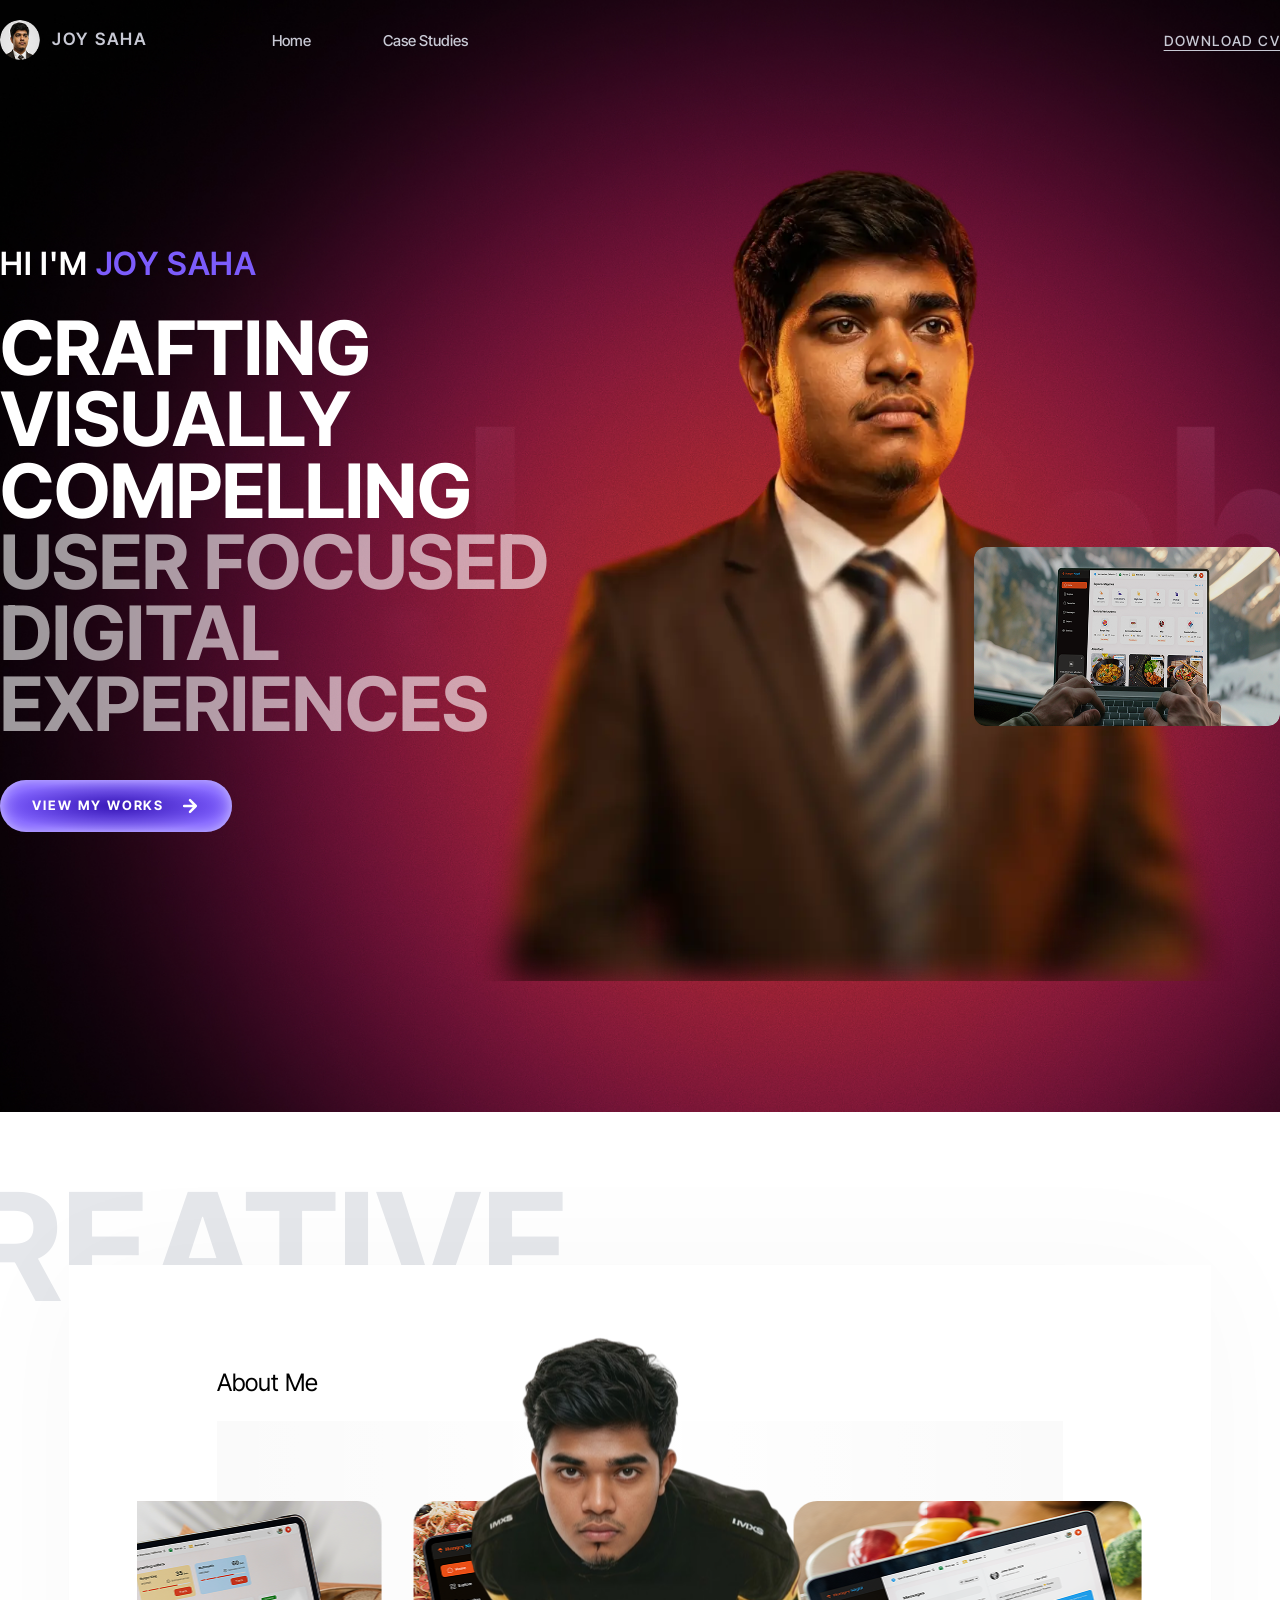
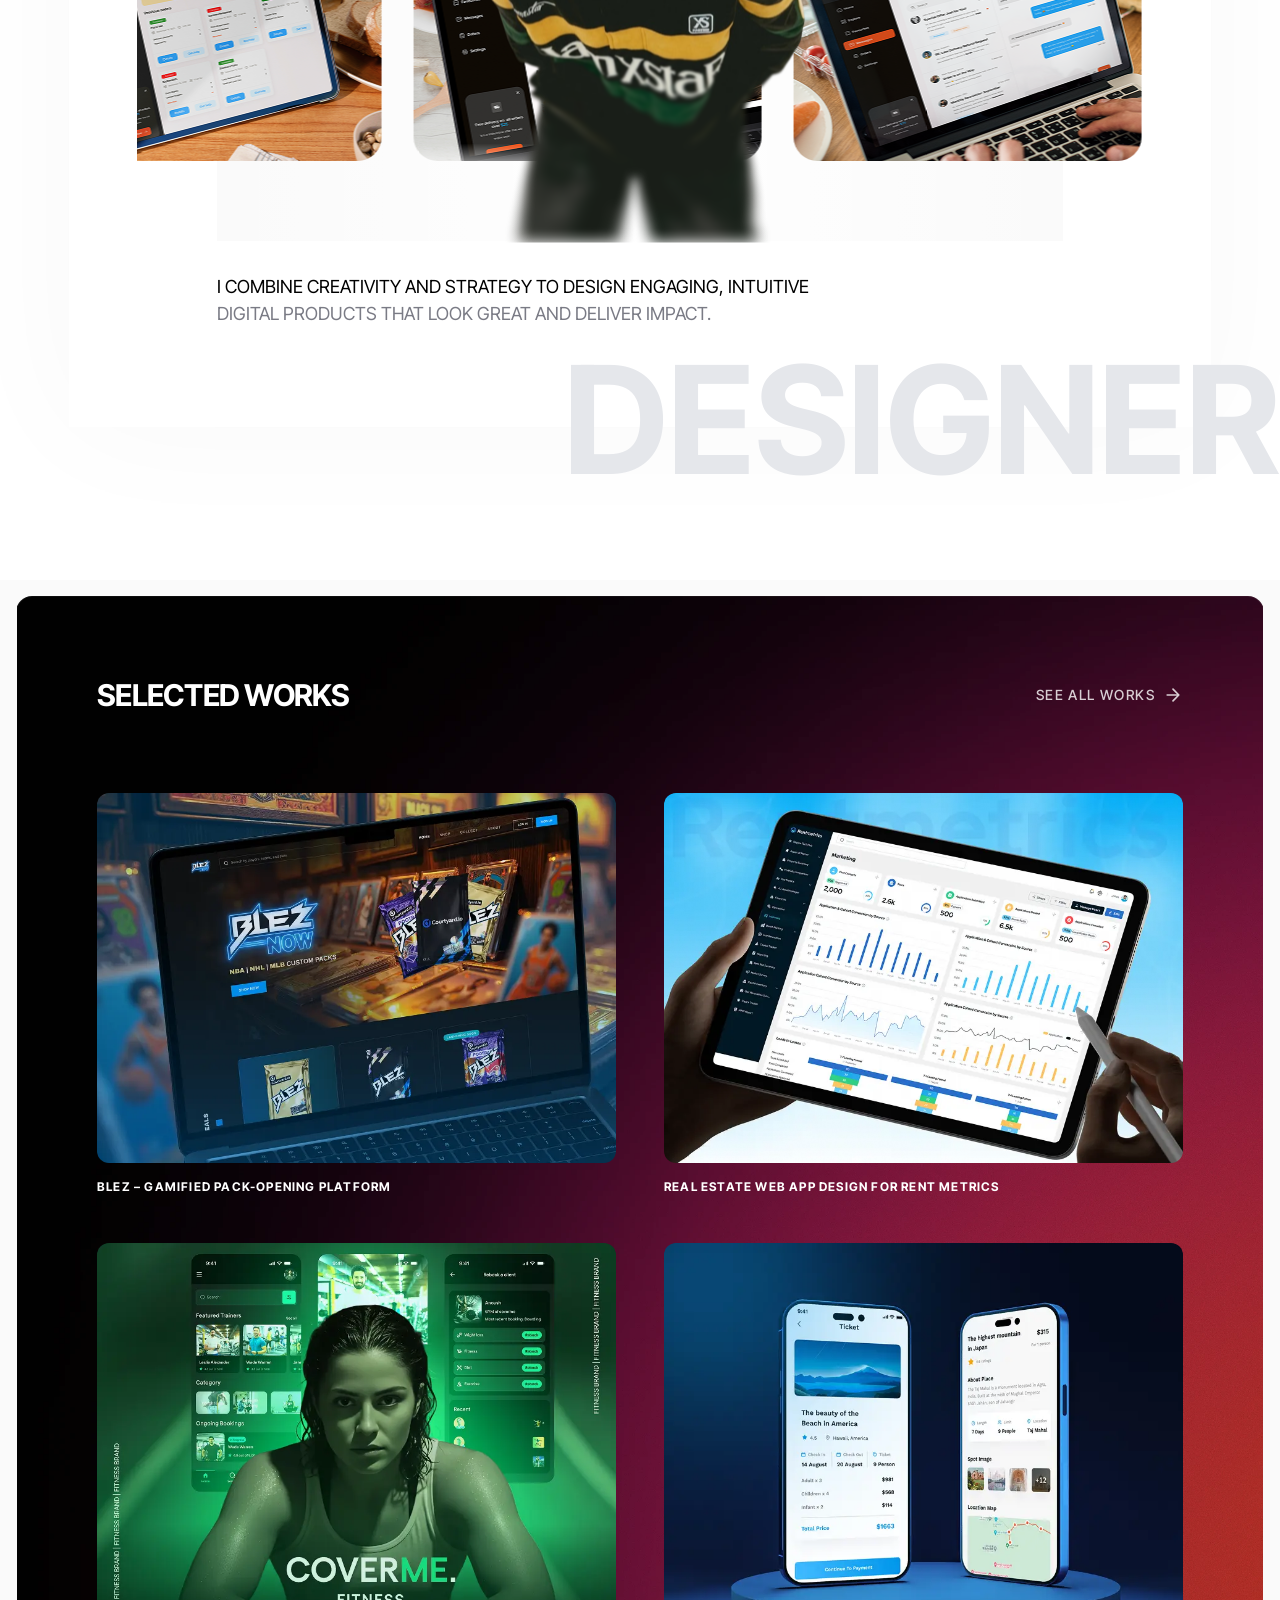
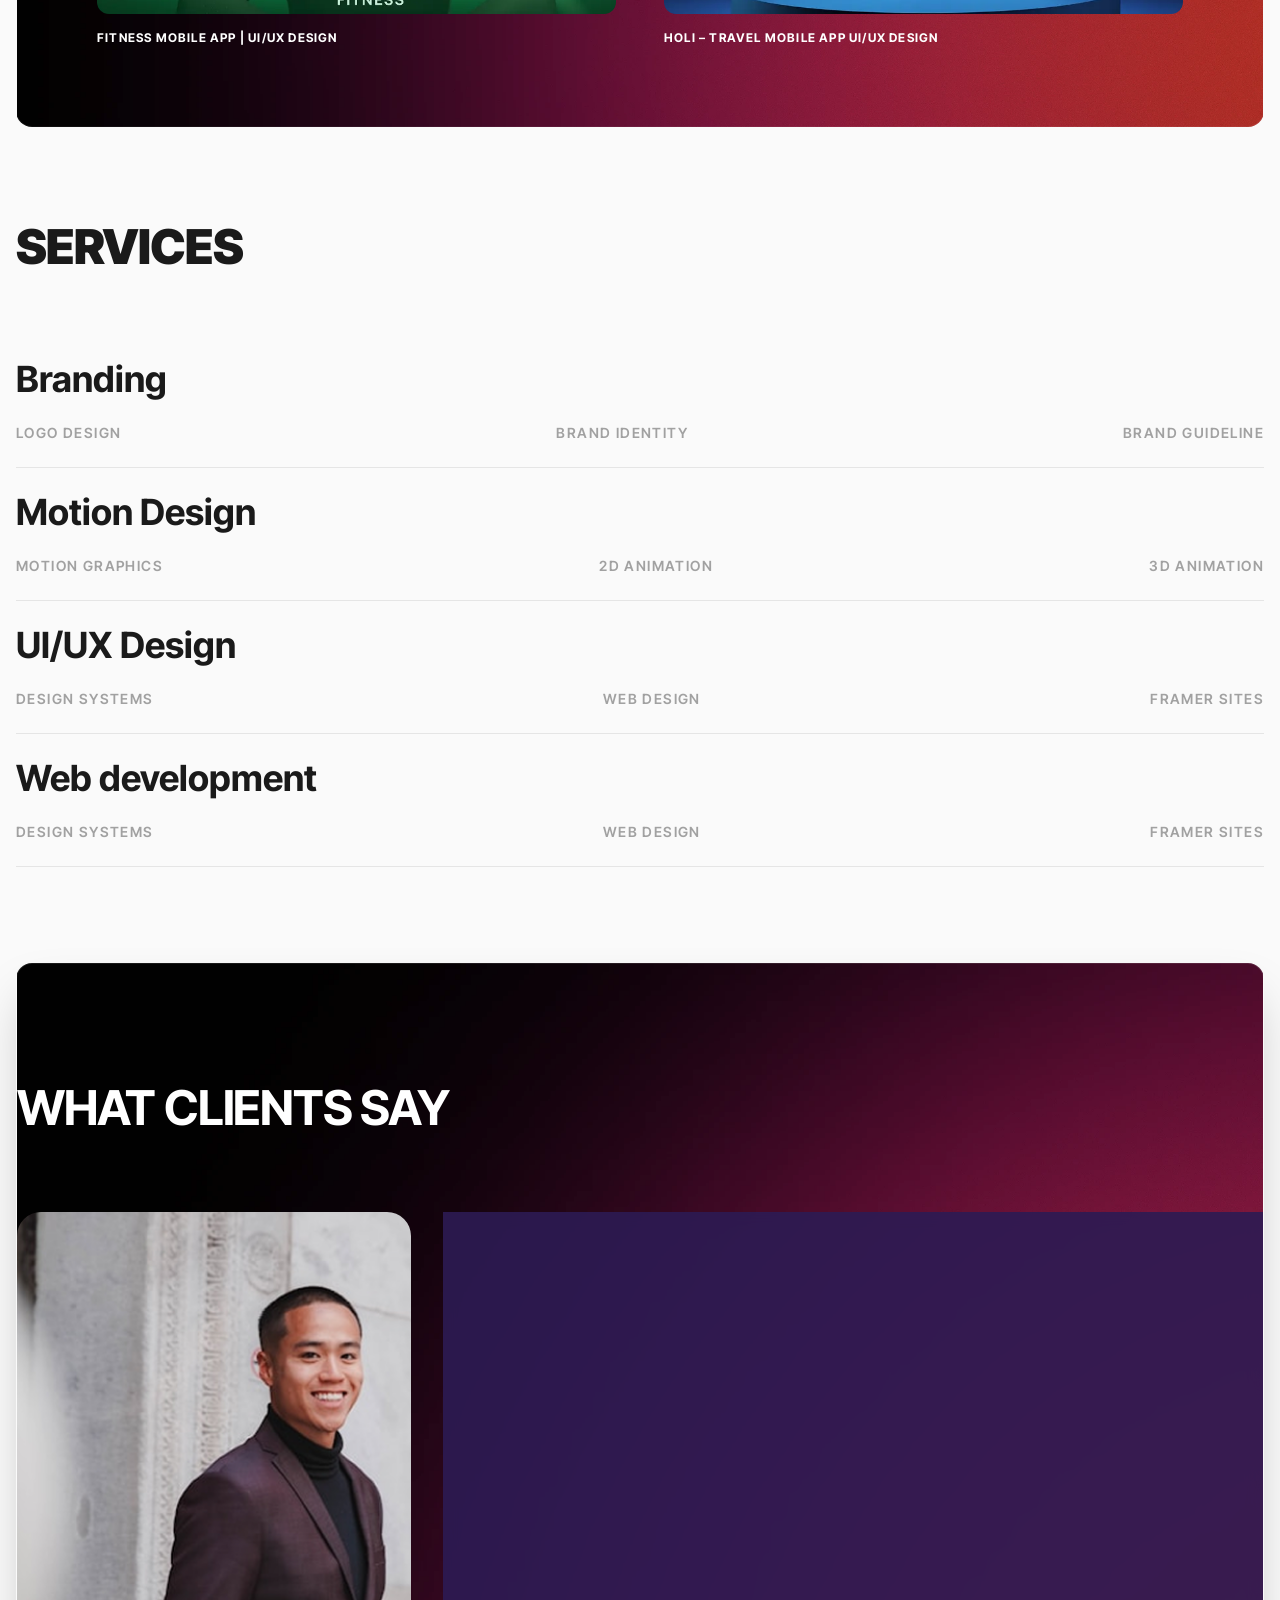
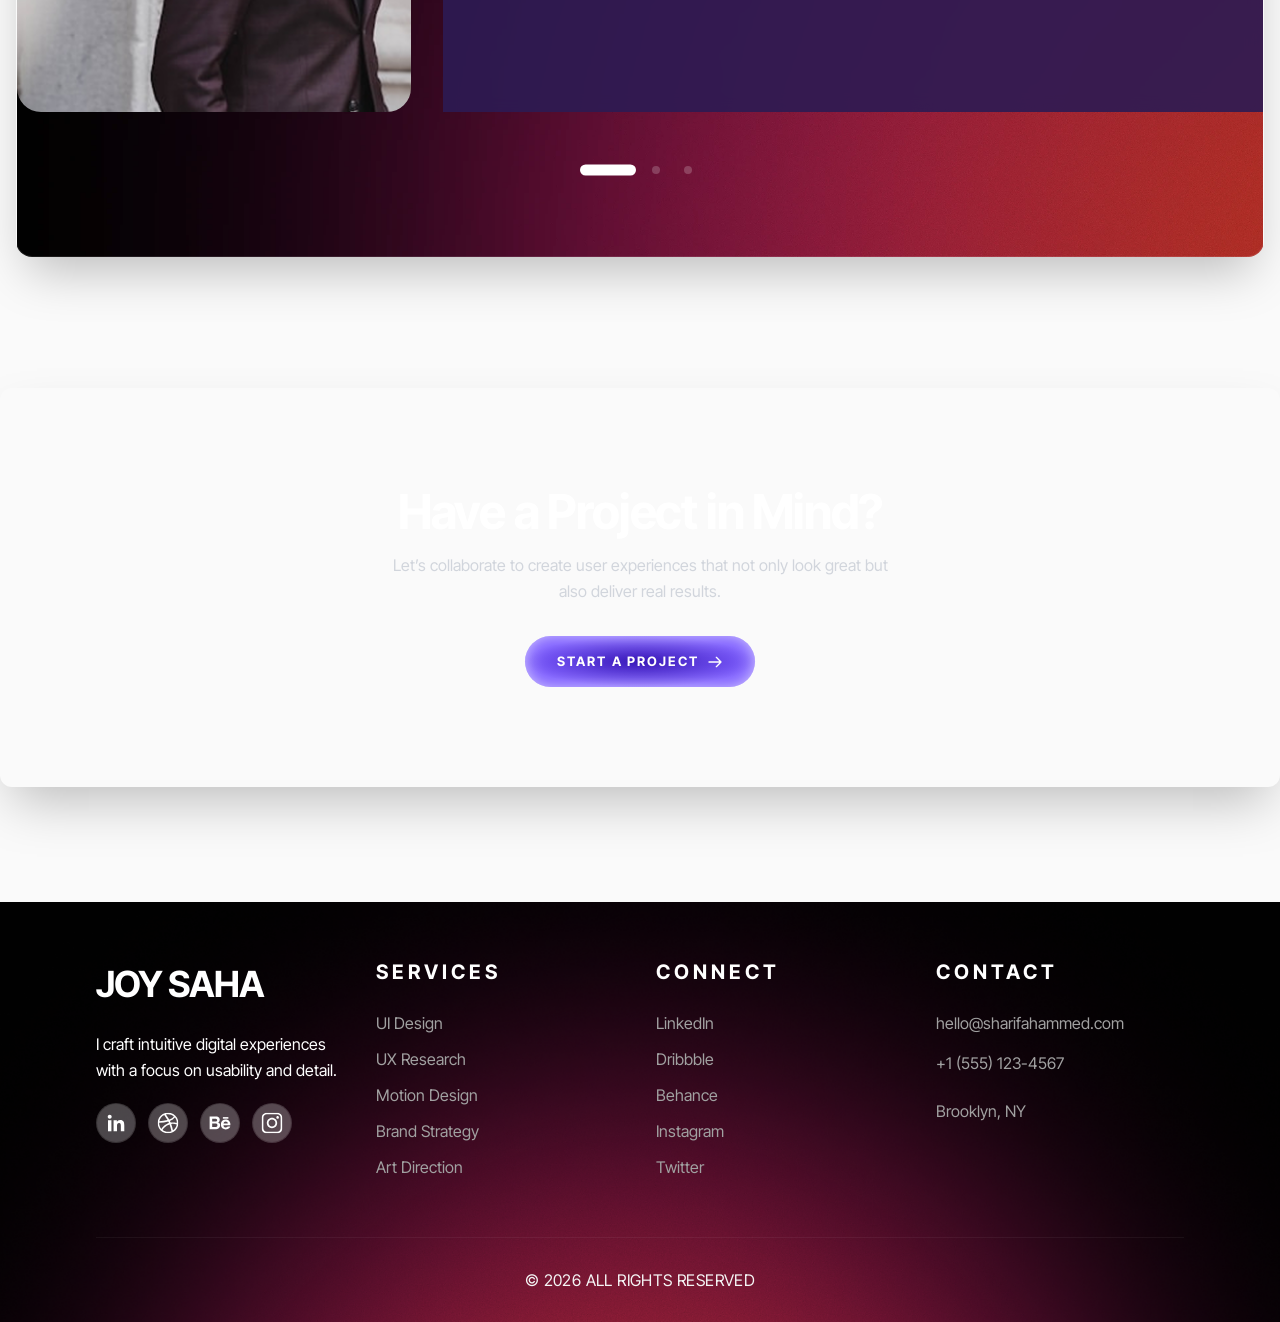
<file: index.html>
<!doctype html>
<html lang="en">

<head>
	<meta charset="UTF-8" />
	<meta name="viewport" content="width=device-width, initial-scale=1.0" />
	<title>Joy Saha – Portfolio</title>
	<link rel="stylesheet" href="assets/css/style.css" />
	<link rel="stylesheet" href="assets/css/splide.min.css" />
</head>

<body class="bg-[#FAFAFA]" id="home-page">
	<nav id="navbar" class="fixed top-0 left-0 right-0 z-[100] py-5">
		<div class="container mx-auto px-4 md:px-0 flex items-center justify-between">

			<div class="flex items-center gap-16">
				<a href="index.html" class="flex items-center gap-3 shrink-0">
					<img src="assets/images/Logo-Image.png" alt="Joy Saha"
						class="w-10 h-10 rounded-full object-cover" />
					<span class="text-[17px] font-semibold text-[#c8c9d4] uppercase tracking-widest">Joy Saha</span>
				</a>

				<ul class="hidden md:flex items-center gap-8 list-none ml-10">
					<li>
						<a href="index.html"
							class="text-[15px] font-medium text-[#c8c9d4] hover:bg-white hover:text-black px-5 py-2 rounded-full transition-all">Home</a>
					</li>
					<li>
						<a href="case-study.html"
							class="text-[15px] font-medium text-[#c8c9d4] hover:bg-white hover:text-black px-5 py-2 rounded-full transition-all">Case
							Studies</a>
					</li>
				</ul>
			</div>

			<a href="#"
				class="hidden md:block text-[14px] font-medium text-[#c8c9d4] hover:text-white uppercase tracking-widest underline underline-offset-4">
				Download CV
			</a>

			<button id="hamburger"
				class="md:hidden flex flex-col justify-center items-center gap-[5px] w-8 h-8 focus:outline-none"
				aria-label="Toggle menu">
				<span id="ham1" class="block w-6 h-[1.5px] bg-white transition-all duration-300"></span>
				<span id="ham2" class="block w-6 h-[1.5px] bg-white transition-all duration-300"></span>
				<span id="ham3" class="block w-4 h-[1.5px] bg-white transition-all duration-300"></span>
			</button>
		</div>
	</nav>

	<div id="mobile-menu"
		class="hidden md:hidden fixed top-[70px] left-0 right-0 z-[90] bg-gradient-to-r from-[#010101] to-[#830A65] backdrop-blur-xl border-t border-white/10 flex-col gap-5 px-10 py-7">
		<div class="container mx-auto flex flex-col gap-5">
			<a href="index.html" class="text-xl font-medium text-[#c8c9d4] hover:text-white transition-colors">Home</a>
			<a href="case-study.html" class="text-xl font-medium text-[#c8c9d4] hover:text-white transition-colors">Case
				Studies</a>
			<a href="#" class="text-xl font-medium text-[#c8c9d4] hover:text-white transition-colors">Download CV</a>
		</div>
	</div>

	<!-- Mobile Menu -->
	<div id="mobile-menu"
		class="hidden md:hidden fixed top-[70px] left-0 right-0 z-40 bg-gradient-to-r from-[#010101] to-[#830A65] backdrop-blur-xl border-t border-white/10 flex-col gap-5 px-10 py-7 z-50">
		<a href="index.html"
			class="text-xl font-medium text-[#c8c9d4] hover:text-white tracking-wide transition-colors duration-200">Home</a>
		<a href="case-study.html"
			class="text-xl font-medium text-[#c8c9d4] hover:text-white tracking-wide transition-colors duration-200">Case
			Studies</a>
		<a href="#"
			class="text-xl font-medium text-[#c8c9d4] hover:text-white tracking-wide transition-colors duration-200">Download
			CV</a>
	</div>

	<!-- HERO -->
	<section class="hero relative bg-[#020202] flex items-center overflow-hidden">

		<!-- <div
			class="absolute top-1/2 left-1/2 -translate-x-1/2 -translate-y-1/2 w-[800px] h-[600px] bg-[#611232] opacity-30 blur-[120px] rounded-full pointer-events-none">
		</div> -->

		<div class="container mx-auto relative z-10">
			<div class="grid grid-cols-12 items-center">

				<div class="col-span-12 md:col-span-7 lg:col-span-6 pt-40 pb-0 md:py-60 px-3 md:px-0 ">
					<p class="text-white text-[20px] md:text-[32px] font-semibold mb-6 tracking-wide">
						HI I'M <span class="text-[#7c5cfc]">JOY SAHA</span>
					</p>

					<h1
						class="text-white text-[34px] md:text-[75px] font-bold leading-[0.95] uppercase font-inter-tight">
						Crafting Visually
						Compelling <span class="text-white/60">User
							Focused Digital
							Experiences</span>
					</h1>

					<div class="flex flex-wrap gap-5 py-5 md:py-10">
						<a href="#"
							class="group relative inline-flex items-center gap-4 bg-[radial-gradient(50%_50%_at_50%_50%,#3818B7_0%,#7E5EFF_100%)] shadow-[inset_0_0_10px_rgba(255,255,255,0.25),inset_0_0_20px_rgba(255,255,255,0.5)] text-white text-[11px] md:text-[13px] font-bold uppercase tracking-[0.15em] px-6 md:px-8 py-3 md:py-4 rounded-full overflow-hidden transition-all duration-300 hover:shadow-[0_15px_30px_rgba(119,90,235,0.5)] hover:-translate-y-1">
							<span class="relative z-10">View My Works</span>
							<svg class="relative z-10 w-4 h-4 md:w-5 md:h-5 transition-transform duration-300 group-hover:translate-x-1"
								viewBox="0 0 24 24" fill="none" stroke="currentColor" stroke-width="3">
								<path d="M5 12h14M12 5l7 7-7 7" stroke-linecap="round" stroke-linejoin="round" />
							</svg>
							<div
								class="absolute inset-0 bg-gradient-to-r from-transparent via-white/20 to-transparent -translate-x-full group-hover:translate-x-full transition-transform duration-700">
							</div>
						</a>
					</div>
				</div>

				<div class="col-span-12 md:col-span-5 lg:col-span-6 relative flex justify-end items-end md:-ml-50">

					<div class="block lg:hidden absolute right-[10%] bottom-[45%] select-none w-full">
						<span
							class="text-[100px] font-black text-white/[0.1] leading-none uppercase tracking-tighter block whitespace-nowrap text-right translate-x-10 scale-x-110">
							Joy Saha
						</span>
					</div>

					<div class="relative z-20 w-full">
						<img src="assets/images/hero-profile.webp" alt="Joy Saha" class="w-full object-contain" />

						<div class="hidden md:hidden lg:block absolute right-0 bottom-[30%] z-30 max-w-[306px]">

							<img src="assets/images/thumbnail-image.png" alt="Work Preview"
								class="rounded-xl w-full brightness-90" />

						</div>
					</div>

				</div>

			</div>
		</div>
	</section>






	<!-- About Section -->
	<section class="overflow-hidden text-black bg-white py-[105px]">

		<div class="container mx-auto p-12 relative">

			<span
				class="absolute top-[-80px] md:top-[-45px] left-[-5px] md:left-[-140px] font-condensed font-black leading-none text-[#E5E7EB] pointer-events-none select-none text-[clamp(80px,22vw,80px)] md:text-[clamp(100px,22vw,150px)] font-bold z-0">
				CREATIVE
			</span>

			<span
				class="absolute bottom-[-50px] md:bottom-[-20px] right-0 font-condensed font-black leading-none text-[#E5E7EB] pointer-events-none select-none text-[clamp(80px,22vw,80px)] md:text-[clamp(100px,22vw,150px)] font-bold z-12">
				DESIGNER
			</span>

			<div
				class="relative bg-[#FFFFFF] shadow-[0_0_128px_rgba(0,0,0,0.03)] max-w-285.5 mx-auto md:px-37 md:py-25 max-md:px-6 max-md:w-full max-md:rounded-[32px] z-10">

				<div class="pb-[20px] max-md:pb-6">
					<span class="text-[24px] max-md:text-[16px] max-md:font-bold max-md:uppercase">About Me</span>
				</div>

				<div
					class="relative w-full max-w-212 mx-auto bg-[#FAFAFA] py-20 max-md:py-8 max-md:rounded-2xl before:absolute before:content-[''] before:left-0 before:top-0 before:w-full before:h-full before:bg-[linear-gradient(270deg,rgba(255,255,255,0)_0%,#fff_50%,rgba(255,255,255,0)_100%)] max-md:before:hidden z-50">

					<div id="about-carousel" class="splide -ml-20 -mr-20 max-md:ml-0 max-md:mr-0">
						<div class="splide__track">
							<ul class="splide__list">
								<li class="splide__slide">
									<img src="assets/images/thumbnail-image1.png" alt="thumb"
										class="w-full object-cover aspect-348/260 max-md:rounded-xl" />
								</li>
								<li class="splide__slide">
									<img src="assets/images/thumbnail-image2.png" alt="thumb"
										class="w-full object-cover aspect-348/260 max-md:rounded-xl" />
								</li>
								<li class="splide__slide">
									<img src="assets/images/thumbnail-image3.png" alt="thumb"
										class="w-full object-cover aspect-348/260 max-md:rounded-xl" />
								</li>
								<li class="splide__slide">
									<img src="assets/images/thumbnail-image4.png" alt="thumb"
										class="w-full object-cover aspect-348/260 max-md:rounded-xl" />
								</li>
							</ul>
						</div>
					</div>

					<div
						class="absolute right-[25%] top-[38%] -translate-y-1/2 pointer-events-none select-none z-12 max-md:right-0 max-md:left-0 max-md:top-[50%] max-md:w-[85%] max-md:mx-auto">
						<img src="assets/images/about-profile.png" alt="About Profile" class="max-md:w-full" />
					</div>
				</div>

				<div class="pt-8 max-md:px-0 max-md:mt-8">
					<span class="text-[18px] max-md:text-[16px] max-md:font-bold max-md:leading-tight">I COMBINE
						CREATIVITY
						AND STRATEGY TO DESIGN ENGAGING, INTUITIVE</span>
					<br class="max-md:hidden" /> <span
						class="text-[#7a7b85] text-[18px] max-md:text-[16px] max-md:font-bold max-md:leading-tight">DIGITAL
						PRODUCTS THAT LOOK GREAT AND DELIVER IMPACT.</span>
				</div>
			</div>
		</div>
	</section>

	<!-- SELECTED WORKS -->
	<section class="flex items-center justify-center p-0 md:p-4">

		<div
			class="w-full bg-[url('../images/selected-works-bg.webp')] bg-cover bg-center bg-no-repeat md:rounded-2xl  px-[20px] md:px-[80px] py-[40px] md:py-[80px] border border-white/5">
			<div class="container mx-auto">
				<div class="flex flex-col sm:flex-row sm:justify-between sm:items-center gap-4 mb-10 md:mb-20">
					<h2
						class="text-white text-2xl sm:text-3xl font-bold tracking-tight uppercase text-left sm:text-left">
						Selected Works
					</h2>
					<a href="#"
						class="text-white/80 hover:text-white transition-colors text-xs sm:text-sm font-medium flex sm:justify-end gap-2 uppercase tracking-widest">
						See All Works
						<svg xmlns="assets/images/vector.svg" class="w-4 h-4 sm:w-5 sm:h-5" viewBox="0 0 24 24"
							fill="none" stroke="currentColor" stroke-width="2" stroke-linecap="round"
							stroke-linejoin="round">
							<path d="M5 12h14m-7-7 7 7-7 7" />
						</svg>
					</a>
				</div>

				<div class="grid grid-cols-1 md:grid-cols-2 gap-12">
					<a href="case-study-details.html" class="group cursor-pointer max-w-[840px] overflow-hidden">
						<div class="rounded-xl overflow-hidden mb-4">
							<img src="assets/images/service-image-1.webp" alt="Blez"
								class="w-full h-full object-cover transition-transform duration-500 group-hover:scale-[1.02]">
						</div>
						<h3 class="text-white text-xs font-bold uppercase tracking-widest">BLEZ – GAMIFIED PACK-OPENING
							PLATFORM</h3>
					</a>

					<a href="case-study-details.html" class="group cursor-pointer max-w-[840px] overflow-hidden">
						<div class="rounded-xl overflow-hidden mb-4">
							<img src="assets/images/service-image-2.webp" alt="Blez"
								class="w-full h-full object-cover transition-transform duration-500 group-hover:scale-[1.02]">
						</div>
						<h3 class="text-white text-xs font-bold uppercase tracking-widest">REAL ESTATE WEB APP DESIGN
							FOR
							RENT METRICS</h3>
					</a>

					<a href="case-study-details.html" class="group cursor-pointer max-w-[840px] overflow-hidden">
						<div class="rounded-xl overflow-hidden mb-4">
							<img src="assets/images/service-image-3.webp" alt="Blez"
								class="w-full h-full object-cover transition-transform duration-500 group-hover:scale-[1.02]">
						</div>
						<h3 class="text-white text-xs font-bold uppercase tracking-widest">FITNESS MOBILE APP | UI/UX
							DESIGN
						</h3>
					</a>

					<a href="case-study-details.html" class="group cursor-pointer max-w-[840px] overflow-hidden">
						<div class="rounded-xl overflow-hidden mb-4">
							<img src="assets/images/service-image-4.webp" alt="Blez"
								class="w-full h-full object-cover transition-transform duration-500 group-hover:scale-[1.02]">
						</div>
						<h3 class="text-white text-xs font-bold uppercase tracking-widest">HOLI – TRAVEL MOBILE APP
							UI/UX
							DESIGN</h3>
					</a>

				</div>
			</div>
		</div>
	</section>


	<!-- Services -->
	<section class="px-4 py-15 md:py-20">
		<div class="container mx-auto">
			<div class="md:mb-16 mb-10">
				<h2 class="text-4xl md:text-5xl font-black text-[#1A1A1A] uppercase tracking-tight">Services</h2>
			</div>

			<div class="flex flex-col">

				<div
					class="group border-b border-neutral-200 py-6 relative transition-all duration-500 flex items-center justify-between gap-4 hover:border-[#7E5EFF]">

					<div class="flex flex-col z-10 relative flex-1">
						<h3
							class="text-2xl md:text-4xl font-bold text-[#1A1A1A] group-hover:text-[#7E5EFF] transition-colors duration-300 mb-[12px] md:mb-[24px]">
							Branding
						</h3>
						<div
							class="flex flex-col md:flex-row md:justify-between w-full text-neutral-400 group-hover:text-[#7E5EFF] transition-colors duration-300 text-[10px] md:text-sm font-semibold uppercase tracking-widest gap-1 md:gap-0">
							<span>Logo Design</span>
							<span>Brand Identity</span>
							<span class="md:text-right">Brand Guideline</span>
						</div>
					</div>

					<div
						class="block md:hidden aspect-w-1 aspect-h-1 flex-shrink-0 rounded-lg overflow-hidden border border-neutral-100 shadow-sm">
						<img src="assets/images/rectangle167.png" alt="Service Preview"
							class="w-full h-full object-cover" />
					</div>

					<div
						class="absolute pointer-events-none left-[60%] bottom-[10%] w-52 z-20 opacity-0 scale-90 rotate-3 group-hover:opacity-100 group-hover:scale-100 group-hover:rotate-0 transition-all duration-500 ease-out hidden md:block">
						<div
							class="w-full h-full bg-neutral-900 rounded-xl overflow-hidden shadow-2xl border border-white/20">
							<img src="assets/images/rectangle167.png" alt="Service Preview"
								class="w-full h-full object-cover" />
						</div>
					</div>
				</div>

				<div
					class="group border-b border-neutral-200 py-6 relative transition-all duration-500 flex items-center justify-between gap-4 hover:border-[#7E5EFF]">

					<div class="flex flex-col z-10 relative flex-1">
						<h3
							class="text-2xl md:text-4xl font-bold text-[#1A1A1A] group-hover:text-[#7E5EFF] transition-colors duration-300 mb-[12px] md:mb-[24px]">
							Motion Design
						</h3>
						<div
							class="flex flex-col md:flex-row md:justify-between w-full text-neutral-400 group-hover:text-[#7E5EFF] transition-colors duration-300 text-[10px] md:text-sm font-semibold uppercase tracking-widest gap-1 md:gap-0">
							<span>Motion Graphics</span>
							<span>2D Animation</span>
							<span class="md:text-right">3D Animation</span>
						</div>
					</div>

					<div
						class="block md:hidden aspect-w-1 aspect-h-1 flex-shrink-0 rounded-lg overflow-hidden border border-neutral-100 shadow-sm">
						<img src="assets/images/rectangle168.png" alt="Service Preview"
							class="w-full h-full object-cover" />
					</div>

					<div
						class="absolute pointer-events-none left-[60%] bottom-[10%] w-52 z-20 opacity-0 scale-90 rotate-3 group-hover:opacity-100 group-hover:scale-100 group-hover:rotate-0 transition-all duration-500 ease-out hidden md:block">
						<div
							class="w-full h-full bg-neutral-900 rounded-xl overflow-hidden shadow-2xl border border-white/20">
							<img src="assets/images/rectangle168.png" alt="Service Preview"
								class="w-full h-full object-cover" />
						</div>
					</div>
				</div>


				<div
					class="group border-b border-neutral-200 py-6 relative transition-all duration-500 flex items-center justify-between gap-4 hover:border-[#7E5EFF]">

					<div class="flex flex-col z-10 relative flex-1">
						<h3
							class="text-2xl md:text-4xl font-bold text-[#1A1A1A] group-hover:text-[#7E5EFF] transition-colors duration-300 mb-[12px] md:mb-[24px]">
							UI/UX Design
						</h3>
						<div
							class="flex flex-col md:flex-row md:justify-between w-full text-neutral-400 group-hover:text-[#7E5EFF] transition-colors duration-300 text-[10px] md:text-sm font-semibold uppercase tracking-widest gap-1 md:gap-0">
							<span>Design Systems</span>
							<span>Web Design</span>
							<span class="md:text-right">Framer Sites</span>
						</div>
					</div>

					<div
						class="block md:hidden aspect-w-1 aspect-h-1 flex-shrink-0 rounded-lg overflow-hidden border border-neutral-100 shadow-sm">
						<img src="assets/images/rectangle167.png" alt="Service Preview"
							class="w-full h-full object-cover" />
					</div>

					<div
						class="absolute pointer-events-none left-[60%] bottom-[10%] w-52 z-20 opacity-0 scale-90 rotate-3 group-hover:opacity-100 group-hover:scale-100 group-hover:rotate-0 transition-all duration-500 ease-out hidden md:block">
						<div
							class="w-full h-full bg-neutral-900 rounded-xl overflow-hidden shadow-2xl border border-white/20">
							<img src="assets/images/rectangle167.png" alt="Service Preview"
								class="w-full h-full object-cover" />
						</div>
					</div>
				</div>


				<div
					class="group border-b border-neutral-200 py-6 relative transition-all duration-500 flex items-center justify-between gap-4 hover:border-[#7E5EFF]">

					<div class="flex flex-col z-10 relative flex-1">
						<h3
							class="text-2xl md:text-4xl font-bold text-[#1A1A1A] group-hover:text-[#7E5EFF] transition-colors duration-300 mb-[12px] md:mb-[24px]">
							Web development
						</h3>
						<div
							class="flex flex-col md:flex-row md:justify-between w-full text-neutral-400 group-hover:text-[#7E5EFF] transition-colors duration-300 text-[10px] md:text-sm font-semibold uppercase tracking-widest gap-1 md:gap-0">
							<span>Design Systems</span>
							<span>Web Design</span>
							<span class="md:text-right">Framer Sites</span>
						</div>
					</div>

					<div
						class="block md:hidden aspect-w-1 aspect-h-1 flex-shrink-0 rounded-sm overflow-hidden border border-neutral-100 shadow-sm">
						<img src="assets/images/rectangle168.png" alt="Service Preview"
							class="w-full h-full object-cover" />
					</div>

					<div
						class="absolute pointer-events-none left-[60%] bottom-[10%] w-52 z-20 opacity-0 scale-90 rotate-3 group-hover:opacity-100 group-hover:scale-100 group-hover:rotate-0 transition-all duration-500 ease-out hidden md:block">
						<div
							class="w-full h-full bg-neutral-900 rounded-xl overflow-hidden shadow-2xl border border-white/20">
							<img src="assets/images/rectangle168.png" alt="Service Preview"
								class="w-full h-full object-cover" />
						</div>
					</div>
				</div>
			</div>
		</div>
	</section>


	<!-- What Clients Say -->
	<section class="splide px-0 md:p-4" id="testimonial-carousel" aria-label="Client Testimonials">
		<div
			class="w-full bg-[url('../images/selected-works-bg.webp')] bg-cover bg-center bg-no-repeat md:rounded-2xl pt-16 md:pt-[120px] pb-10 md:pb-[80px] md:border border-white/10 relative overflow-hidden shadow-2xl">
			<div class="container mx-auto">

				<div class="pb-10 md:pb-[80px] relative z-10 text-start">
					<h2 class="text-white text-3xl md:text-5xl font-bold tracking-tight uppercase">
						What Clients Say
					</h2>
				</div>

				<div class="splide__track relative z-10">
					<div class="splide__list">

						<div class="splide__slide grid grid-cols-1 lg:grid-cols-12 gap-6 md:gap-8 items-stretch">
							<div class="hidden lg:block lg:col-span-4 h-full">
								<div class="rounded-3xl overflow-hidden h-full min-h-[400px] max-w-[555px]">
									<img src="assets/images/reviewer-image1.png" alt="Client"
										class="w-full h-full object-cover" />
								</div>
							</div>
							<div
								class="lg:col-span-8 bg-[#2D1B54]/90 backdrop-blur-sm md:rounded-3xl p-8 md:p-12 flex flex-col justify-between relative">
								<div class="flex justify-between items-start">
									<img src="assets/images/message-inv1.svg" alt="quote"
										class="w-12 h-12 text-white/20 fill-current">
									<div class="flex space-x-1">
										<span class="text-purple-400 text-[32px]">★</span><span
											class="text-purple-400 text-[32px]">★</span><span
											class="text-purple-400 text-[32px]">★</span><span
											class="text-purple-400 text-[32px]">★</span><span
											class="text-purple-400 text-[32px]">★</span>
									</div>
								</div>
								<div class="md:my-10">
									<h3 class="text-white text-2xl md:text-4xl font-bold leading-tight uppercase">
										Joy has an incredible eye for design. He transformed our ideas
										<span class="opacity-40">into a clean, modern interface that stands out.</span>
									</h3>
								</div>
								<div class="flex justify-end">
									<img src="assets/images/message-inv2.svg" alt="quote"
										class="w-12 h-12 text-white/20 fill-current">
								</div>
								<div class="flex justify-between items-end">
									<div class="flex items-center space-x-4">
										<img src="assets/images/reviewer-image1.png"
											class="w-12 h-12 rounded-lg object-cover border border-white/10"
											alt="Avatar">
										<div>
											<p class="text-white font-bold text-sm tracking-widest uppercase">David Kim
											</p>
											<p class="text-white/50 text-xs uppercase mt-1">Founder, E-commerce Brand
											</p>
										</div>
									</div>
								</div>
							</div>
						</div>


						<div class="splide__slide grid grid-cols-1 lg:grid-cols-12 gap-6 md:gap-8 items-stretch">
							<div class="hidden lg:block lg:col-span-4 h-full">
								<div class="rounded-3xl overflow-hidden h-full min-h-[400px] max-w-[555px]">
									<img src="assets/images/reviewer-image2.png" alt="Client"
										class="w-full h-full object-cover" />
								</div>
							</div>
							<div
								class="lg:col-span-8 bg-[#2D1B54]/90 backdrop-blur-sm md:rounded-3xl p-8 md:p-12 flex flex-col justify-between relative">
								<div class="flex justify-between items-start">
									<img src="assets/images/message-inv1.svg" alt="quote"
										class="w-12 h-12 text-white/20 fill-current">
									<div class="flex space-x-1">
										<span class="text-purple-400 text-[32px]">★</span><span
											class="text-purple-400 text-[32px]">★</span><span
											class="text-purple-400 text-[32px]">★</span><span
											class="text-purple-400 text-[32px]">★</span><span
											class="text-purple-400 text-[32px]">★</span>
									</div>
								</div>
								<div class="md:my-10">
									<h3 class="text-white text-2xl md:text-4xl font-bold leading-tight uppercase">
										WORKING WITH JOY WAS SMOOTH. HE UNDERSTANDS DESIGN AND BUSINESS, HELPING US
										IMPROVE.
									</h3>
								</div>
								<div class="flex justify-end">
									<img src="assets/images/message-inv2.svg" alt="quote"
										class="w-12 h-12 text-white/20 fill-current">
								</div>
								<div class="flex justify-between items-end">
									<div class="flex items-center space-x-4">
										<img src="assets/images/reviewer-image2.png"
											class="w-12 h-12 rounded-lg object-cover border border-white/10"
											alt="Avatar">
										<div>
											<p class="text-white font-bold text-sm tracking-widest uppercase">Sarah
												Mitchell
											</p>
											<p class="text-white/50 text-xs uppercase mt-1">Product Manager, SaaS
												Platform
											</p>
										</div>
									</div>
								</div>
							</div>
						</div>


						<div class="splide__slide grid grid-cols-1 lg:grid-cols-12 gap-6 md:gap-8 items-stretch">
							<div class="hidden lg:block lg:col-span-4 h-full">
								<div class="rounded-3xl overflow-hidden h-full min-h-[400px] max-w-[555px]">
									<img src="assets/images/reviewer-image3.png" alt="Client"
										class="w-full h-full object-cover" />
								</div>
							</div>
							<div
								class="lg:col-span-8 bg-[#2D1B54]/90 backdrop-blur-sm md:rounded-3xl p-8 md:p-12 flex flex-col justify-between relative">
								<div class="flex justify-between items-start">
									<img src="assets/images/message-inv1.svg" alt="quote"
										class="w-12 h-12 text-white/20 fill-current">
									<div class="flex space-x-1">
										<span class="text-purple-400 text-[32px]">★</span><span
											class="text-purple-400 text-[32px]">★</span><span
											class="text-purple-400 text-[32px]">★</span><span
											class="text-purple-400 text-[32px]">★</span><span
											class="text-purple-400 text-[32px]">★</span>
									</div>
								</div>
								<div class="md:my-10">
									<h3 class="text-white text-2xl md:text-4xl font-bold leading-tight uppercase">
										Joy has an incredible eye for design. He transformed our ideas
										<span class="opacity-40">into a clean, modern interface that stands out.</span>
									</h3>
								</div>
								<div class="flex justify-end">
									<img src="assets/images/message-inv2.svg" alt="quote"
										class="w-12 h-12 text-white/20 fill-current">
								</div>
								<div class="flex justify-between items-end">
									<div class="flex items-center space-x-4">
										<img src="assets/images/reviewer-image3.png"
											class="w-12 h-12 rounded-lg object-cover border border-white/10"
											alt="Avatar">
										<div>
											<p class="text-white font-bold text-sm tracking-widest uppercase">Michael
												Rodri
											</p>
											<p class="text-white/50 text-xs uppercase mt-1">Healthcare Platform Co.</p>
										</div>
									</div>
								</div>
							</div>
						</div>

					</div>
				</div>

				<ul class="splide__pagination !static !mt-12 !flex !justify-center !space-x-3 !relative !z-10"></ul>

			</div>
		</div>
	</section>



	<section class="flex items-center justify-center py-[80px] md:py-[115px] px-4 md:px-0">
		<div class="container mx-auto">
			<div
				class="cta-main relative w-full overflow-hidden rounded-xl shadow-2xl flex flex-col items-center justify-center text-center px-6 py-[50px] md:py-[100px]">

				<div class="relative z-10">
					<h2 class="text-white text-4xl md:text-5xl font-bold tracking-tight mb-4">
						Have a Project in Mind?
					</h2>

					<p class="text-gray-300 text-sm md:text-base max-w-lg mx-auto mb-8 leading-relaxed">
						Let’s collaborate to create user experiences that not only look great but also deliver real
						results.
					</p>

					<button
						class="group relative inline-flex items-center gap-2 px-6 md:px-8 py-3 md:py-4 rounded-full overflow-hidden text-white text-[11px] md:text-[13px] font-bold uppercase tracking-[0.15em] cursor-pointer transition-all duration-300 bg-[radial-gradient(50%_50%_at_50%_50%,#3818B7_0%,#7E5EFF_100%)] shadow-[inset_0_0_10px_rgba(255,255,255,0.25),inset_0_0_20px_rgba(255,255,255,0.5)] hover:shadow-[0_15px_30px_rgba(119,90,235,0.5)] hover:-translate-y-1 hover:scale-105">
						Start a Project
						<svg xmlns="assets/images/vector.svg"
							class="h-4 w-4 transition-transform group-hover:translate-x-1" fill="none"
							viewBox="0 0 24 24" stroke="currentColor">
							<path stroke-linecap="round" stroke-linejoin="round" stroke-width="2"
								d="M14 5l7 7m0 0l-7 7m7-7H3" />
						</svg>
					</button>
				</div>
			</div>
		</div>
	</section>


	<footer class="main-footer">
		<div class="container mx-auto">
			<div class="footer-grid">
				<div class="footer-brand">
					<h2 class="footer-logo">JOY SAHA</h2>
					<p class="footer-description">
						I craft intuitive digital experiences with a focus on usability and detail.
					</p>
					<div class="social-links">
						<a href="#" class="social-icon">
							<img src="assets/images/footer-icon1.svg" alt="Social Media">
						</a>
						<a href="#" class="social-icon">
							<img src="assets/images/footer-icon.svg" alt="Social Media">
						</a>
						<a href="#" class="social-icon">
							<img src="assets/images/footer-icon3.svg" alt="Social Media">
						</a>
						<a href="#" class="social-icon">
							<img src="assets/images/footer-icon4.svg" alt="Social Media">
						</a>
					</div>
				</div>

				<div class="footer-column">
					<h3 class="column-title">Services</h3>
					<ul class="column-list">
						<li><a href="#">UI Design</a></li>
						<li><a href="#">UX Research</a></li>
						<li><a href="#">Motion Design</a></li>
						<li><a href="#">Brand Strategy</a></li>
						<li><a href="#">Art Direction</a></li>
					</ul>
				</div>

				<div class="footer-column">
					<h3 class="column-title">Connect</h3>
					<ul class="column-list">
						<li><a href="#">LinkedIn</a></li>
						<li><a href="#">Dribbble</a></li>
						<li><a href="#">Behance</a></li>
						<li><a href="#">Instagram</a></li>
						<li><a href="#">Twitter</a></li>
					</ul>
				</div>

				<div class="footer-column footer-contact">
					<h3 class="column-title">Contact</h3>
					<ul class="column-list contact-list">
						<li><a href="mailto:hello@sharifahammed.com">hello@sharifahammed.com</a></li>
						<li><a href="tel:+15551234567">+1 (555) 123-4567</a></li>
						<li class="location">Brooklyn, NY</li>
					</ul>
				</div>
			</div>

			<div class="footer-bottom">
				<p class="copyright-text">© 2026 All Rights Reserved</p>
			</div>
		</div>
	</footer>


	<script src="assets/js/script.js"></script>
	<script src="assets/js/splide.min.js"></script>
	<script src="assets/js/splide-extension-auto-scroll.min.js"></script>

</body>

</html>
</file>
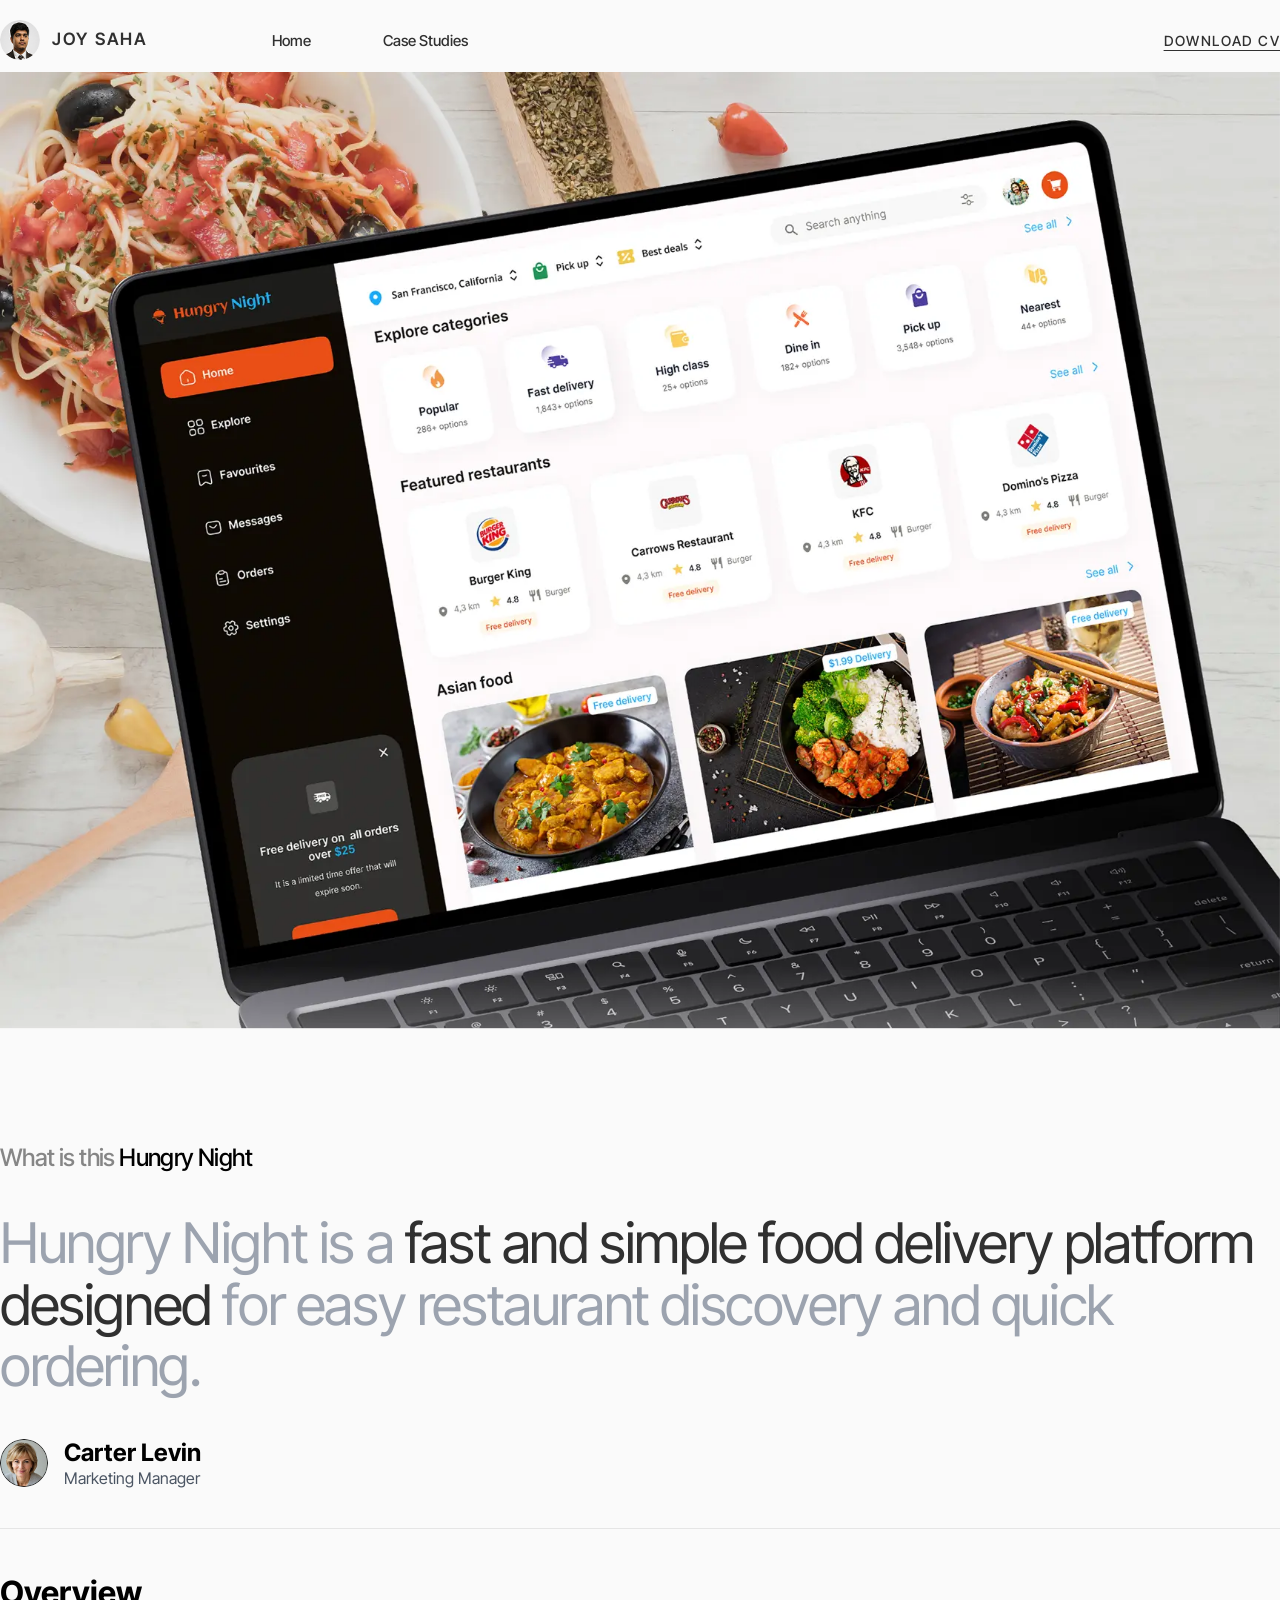
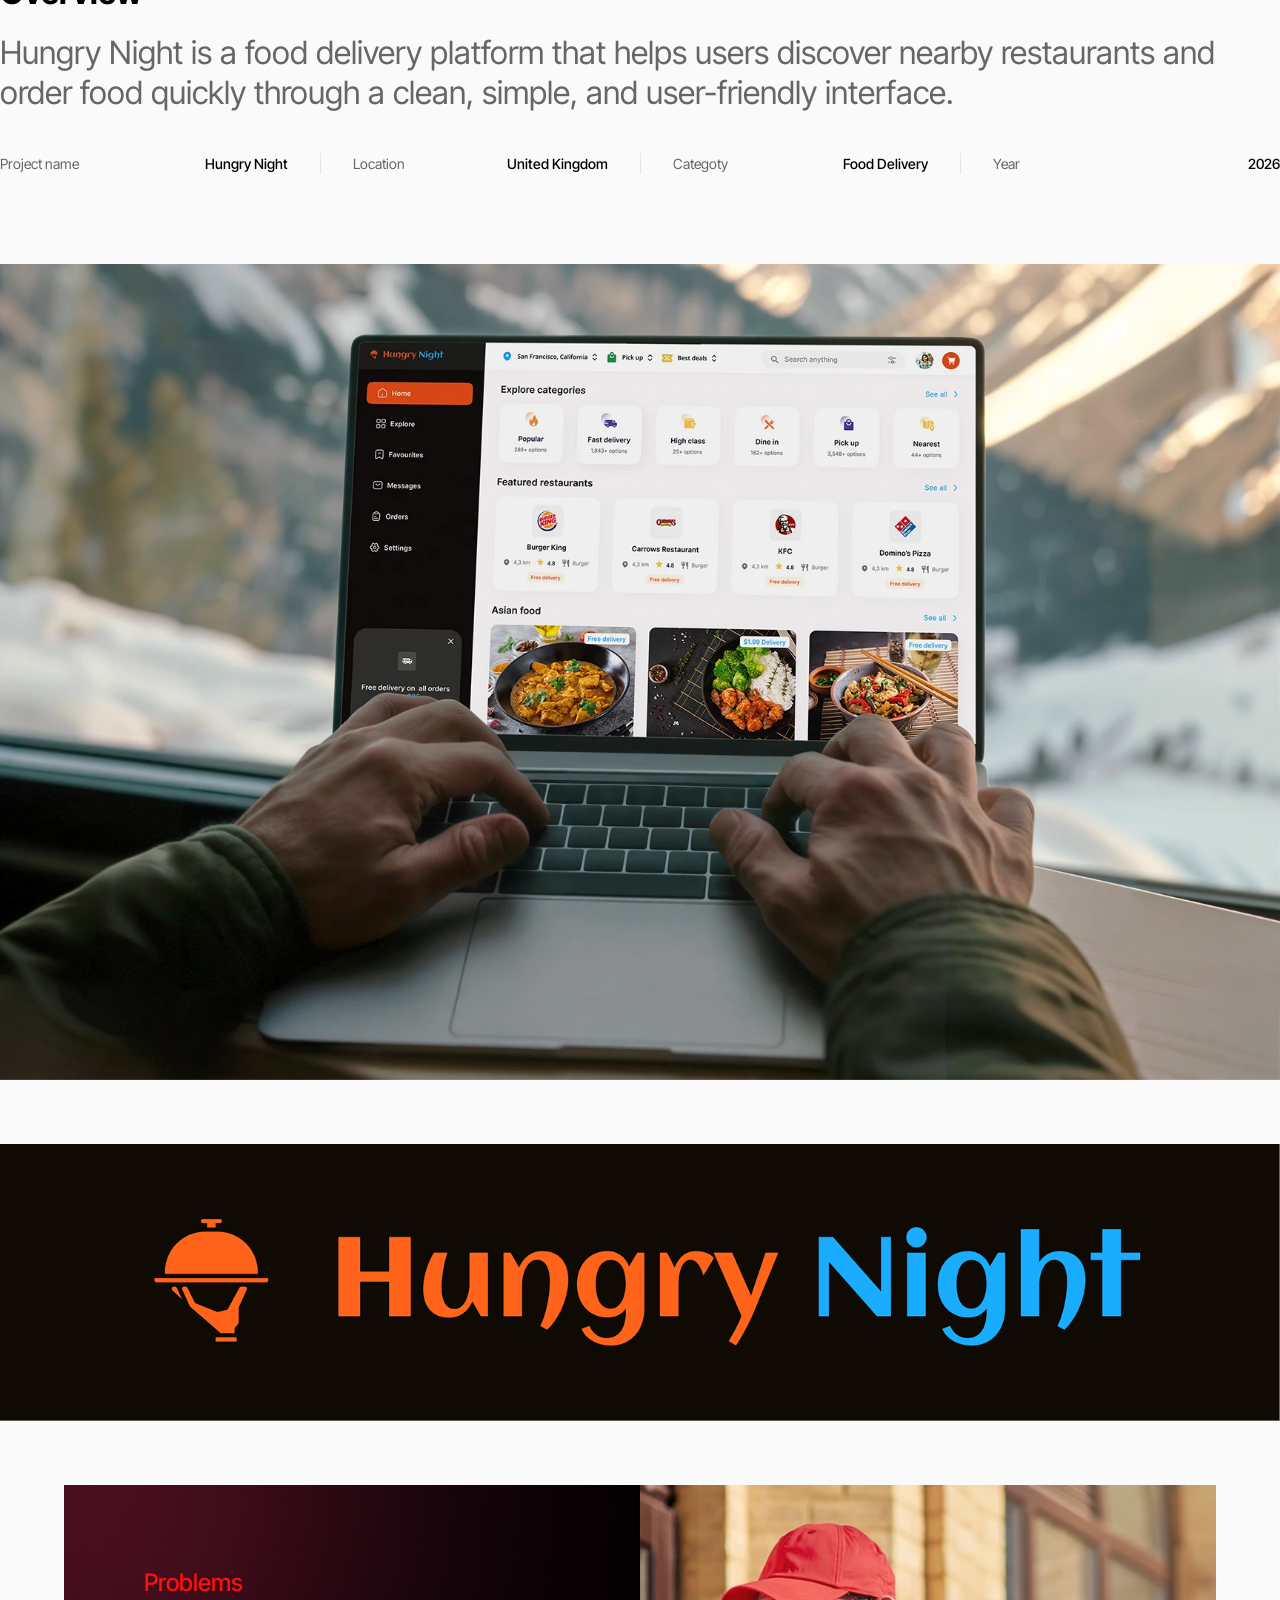
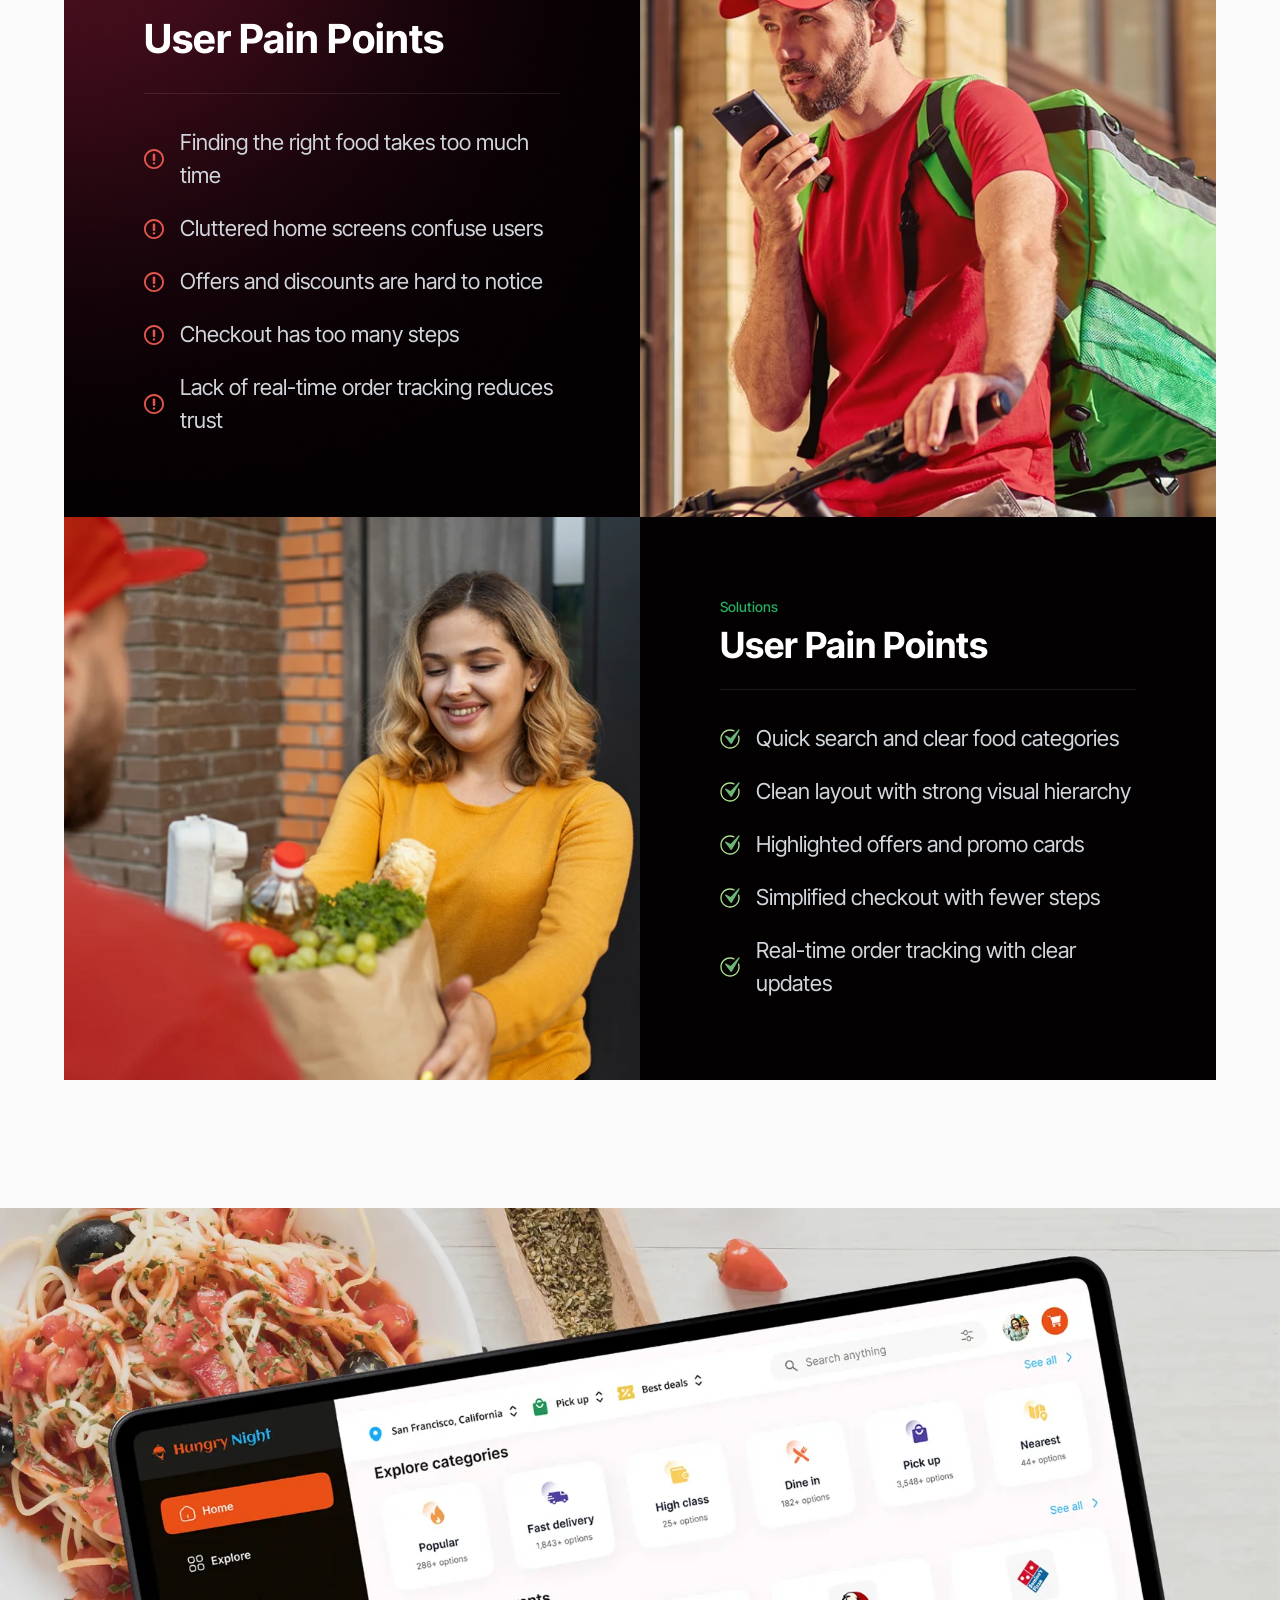
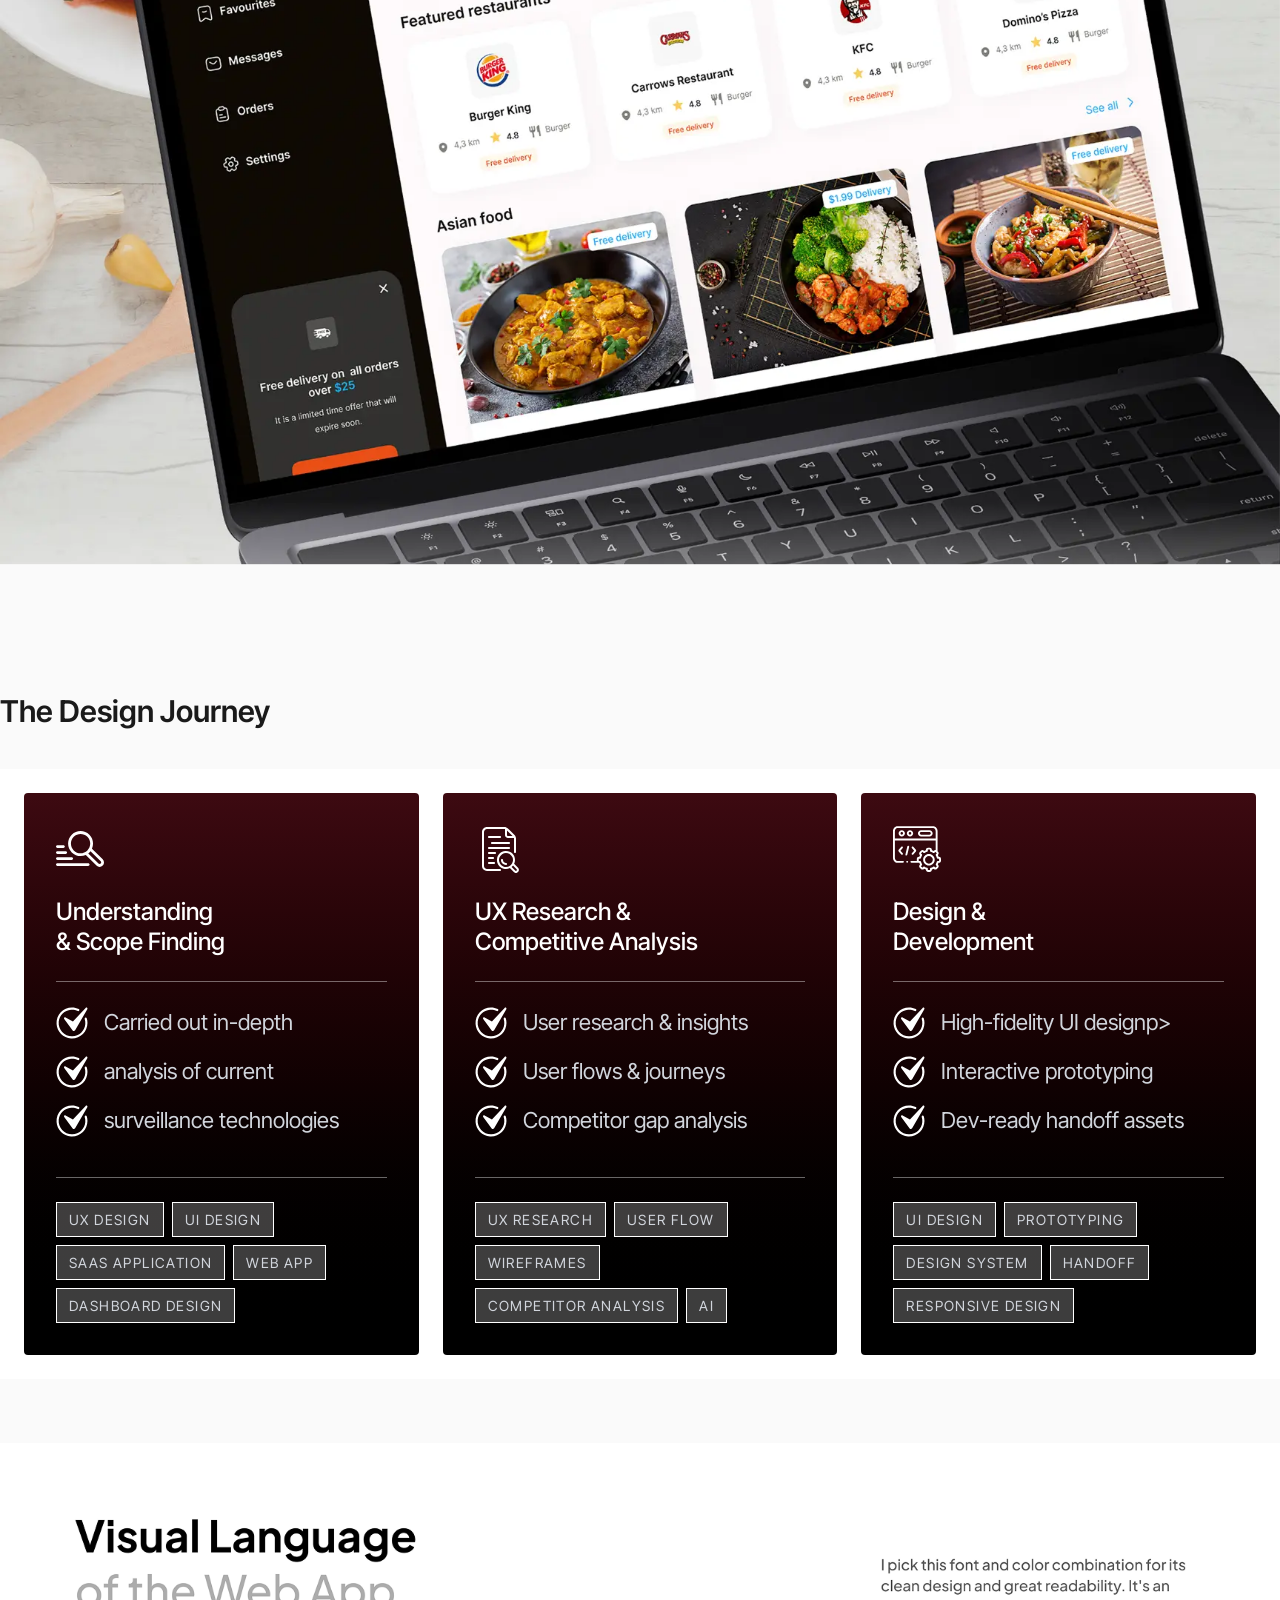
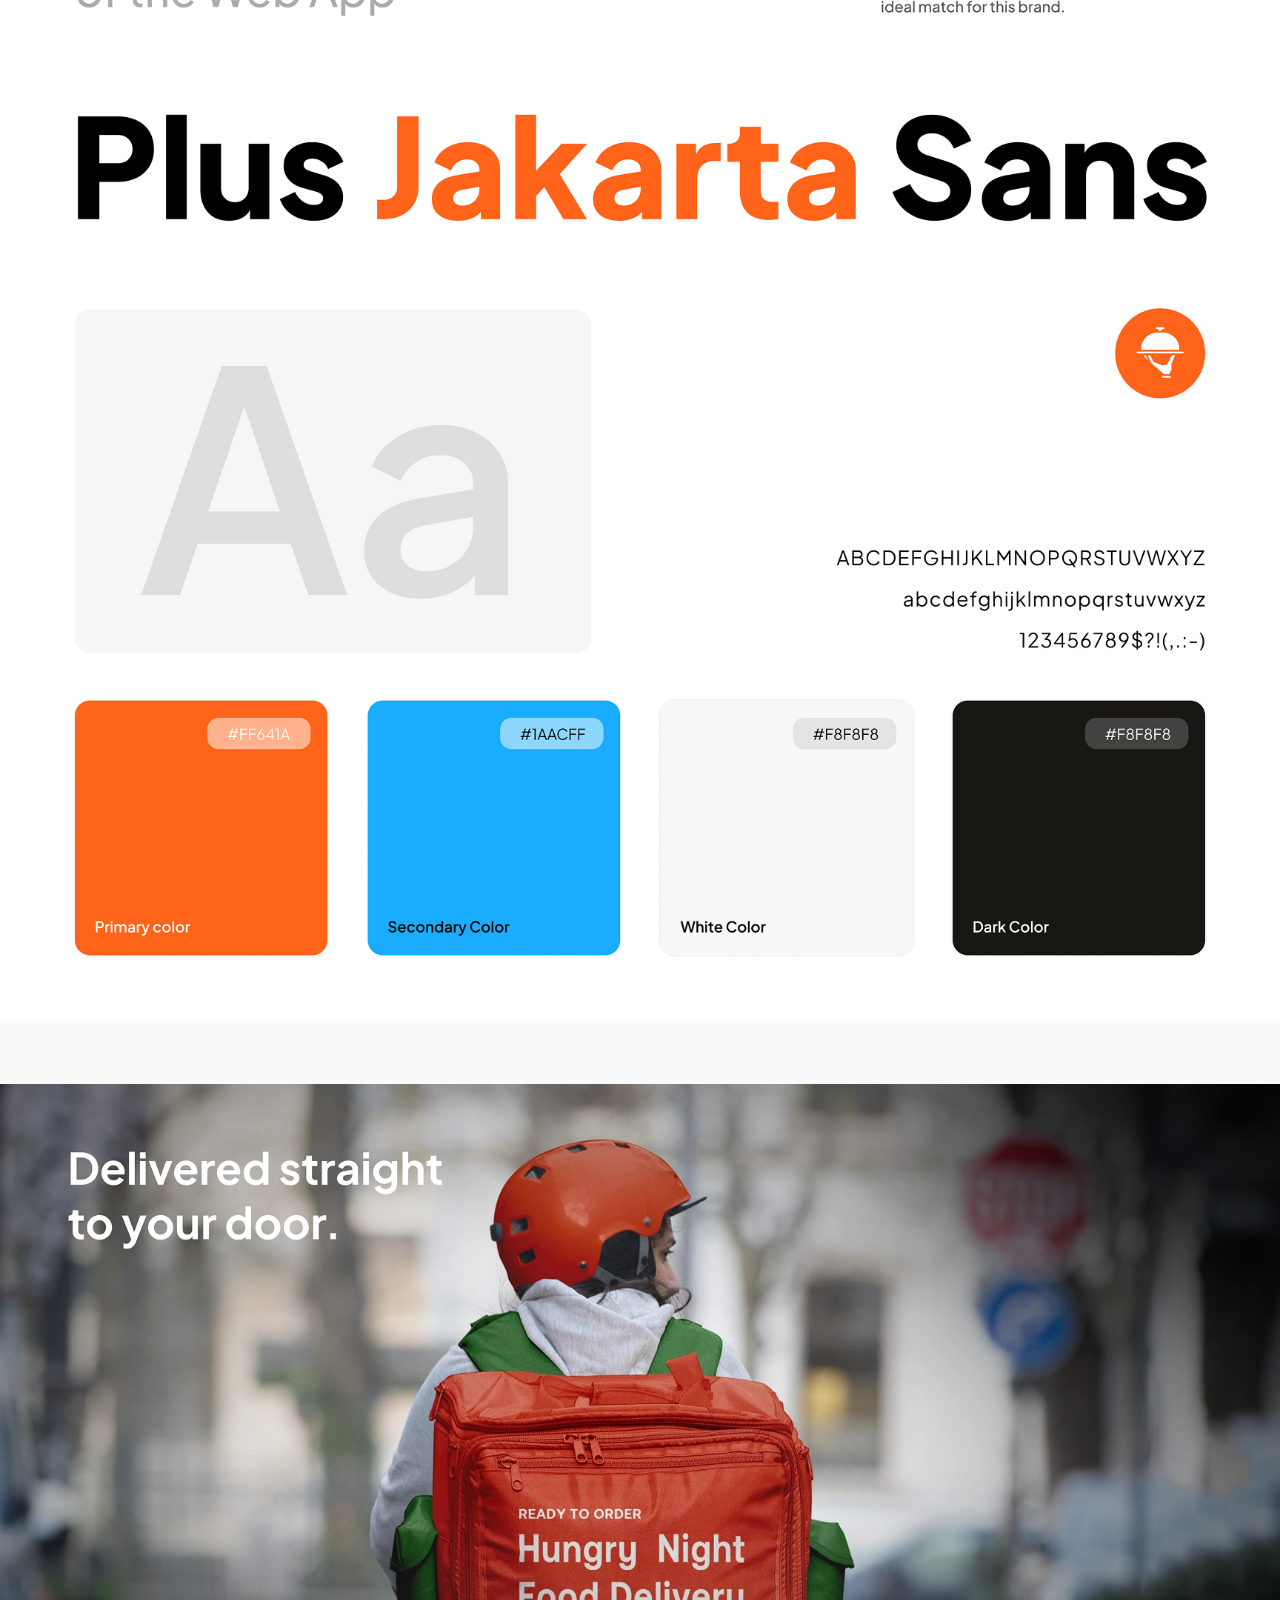
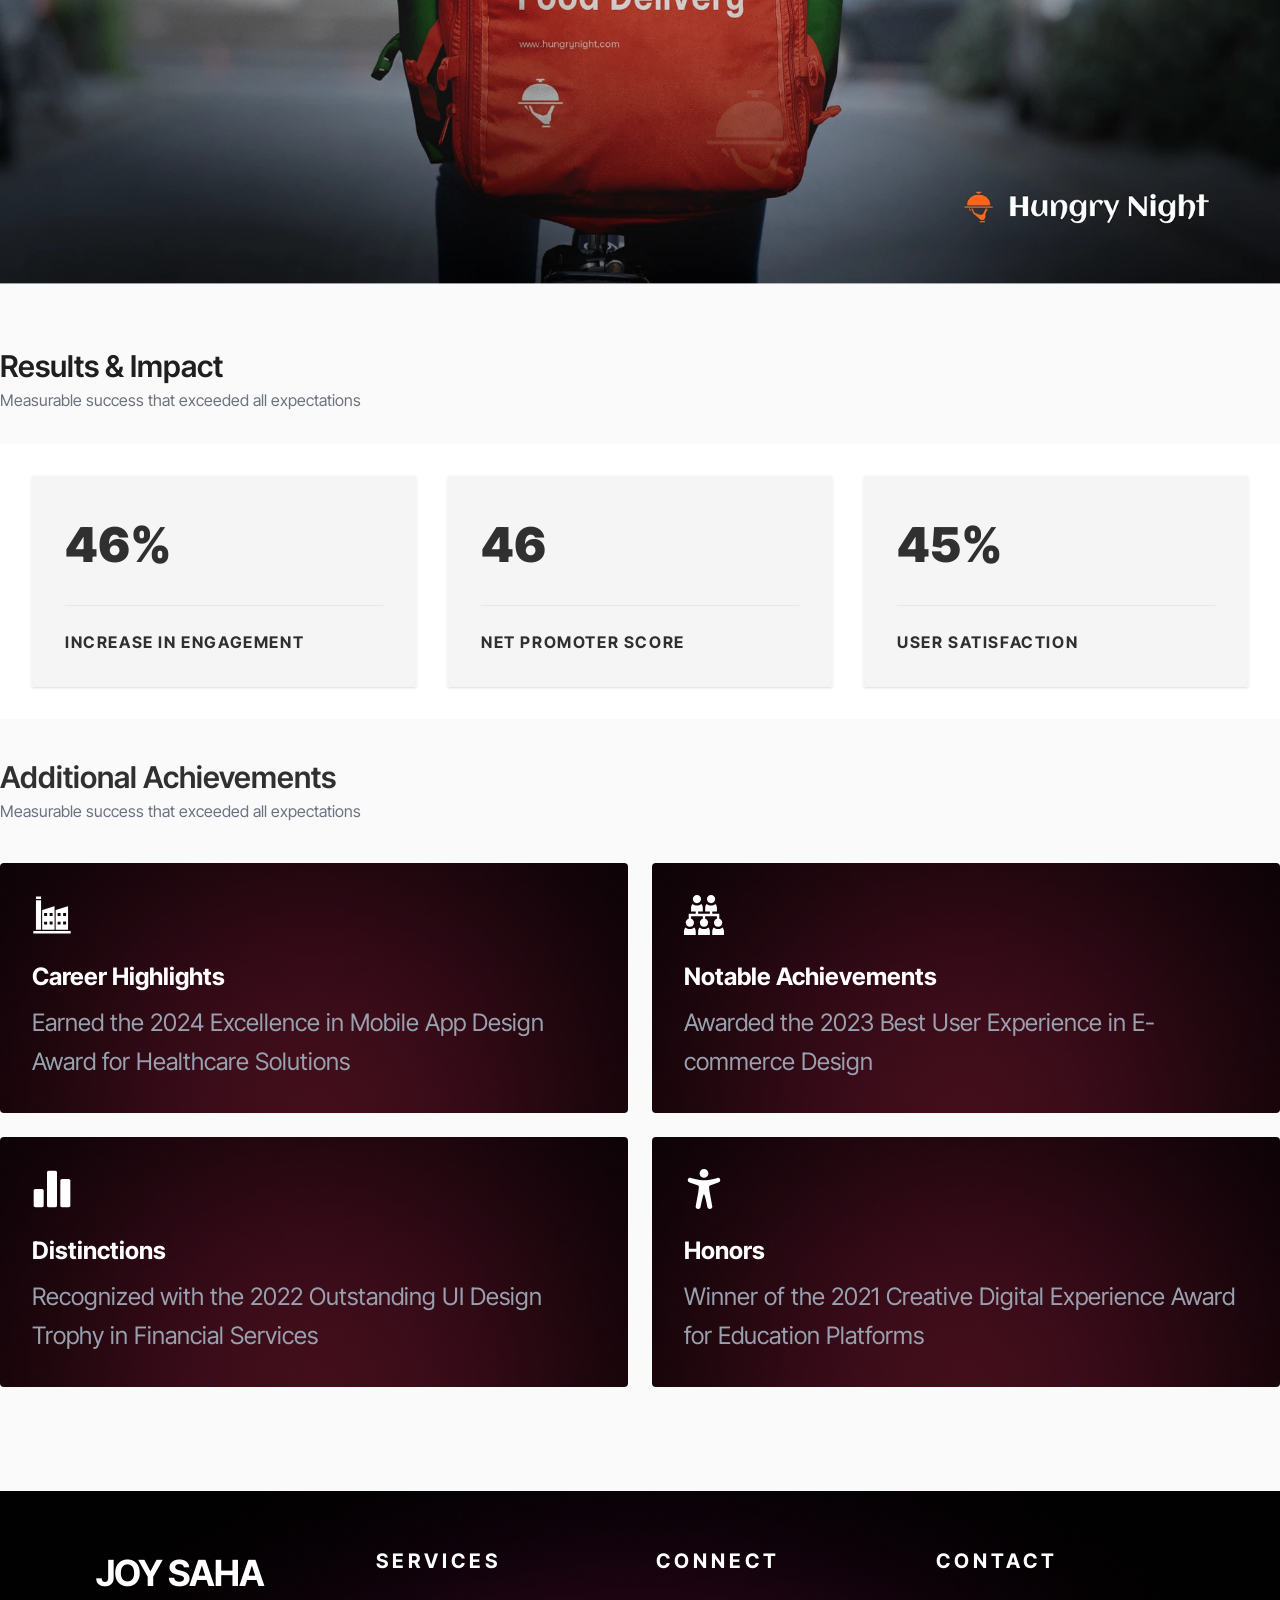
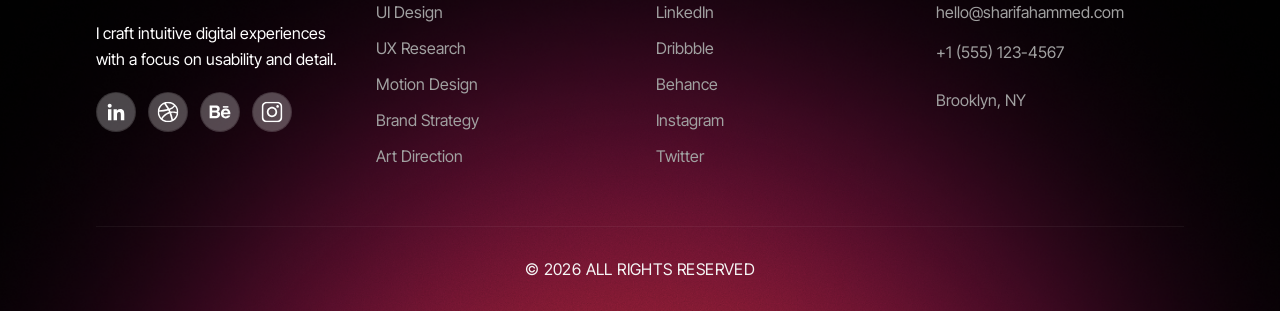
<file: case-study-details.html>
<!doctype html>
<html lang="en">

<head>
    <meta charset="UTF-8" />
    <meta name="viewport" content="width=device-width, initial-scale=1.0" />
    <title>Joy Saha – Portfolio</title>
    <link rel="stylesheet" href="assets/css/style.css" />
    <link rel="stylesheet" href="assets/css/splide.min.css" />

<body class="bg-[#FAFAFA]" id="other-page">

    <nav id="navbar" class="fixed top-0 left-0 right-0 z-[100] bg-white py-5 transition-all duration-300 ease-in-out">

        <div class="container mx-auto px-4 md:px-0 flex items-center justify-between">

            <div class="flex items-center gap-16">
                <a href="index.html" class="flex items-center gap-3 shrink-0">
                    <img src="assets/images/Logo-Image.png" alt="Joy Saha"
                        class="w-10 h-10 rounded-full object-cover" />
                    <span class="text-[17px] font-semibold text-[#303030] uppercase tracking-widest">Joy Saha</span>
                </a>
                <ul class="hidden md:flex items-center gap-8 list-none ml-10">
                    <li>
                        <a href="index.html"
                            class="text-[15px] font-medium text-[#303030] hover:bg-[#7E5EFF] hover:text-white px-5 py-2 rounded-full transition-colors">Home</a>
                    </li>
                    <li>
                        <a href="case-study.html"
                            class="text-[15px] font-medium text-[#303030] hover:bg-[#7E5EFF] hover:text-white px-5 py-2 rounded-full transition-colors">Case
                            Studies</a>
                    </li>
                </ul>
            </div>

            <a href="#"
                class="hidden md:block text-[14px] font-medium text-[#303030] hover:text-[#7E5EFF] uppercase tracking-widest underline underline-offset-4">
                Download CV
            </a>

            <button id="hamburger"
                class="md:hidden flex flex-col justify-center items-center gap-[5px] w-8 h-8 focus:outline-none"
                aria-label="Toggle menu">
                <span id="ham1" class="block w-6 h-[1.5px] bg-[#303030] transition-all duration-300"></span>
                <span id="ham2" class="block w-6 h-[1.5px] bg-[#303030] transition-all duration-300"></span>
                <span id="ham3" class="block w-4 h-[1.5px] bg-[#303030] transition-all duration-300"></span>
            </button>

        </div>
    </nav>

    <!-- Mobile Menu -->
    <div id="mobile-menu"
        class="hidden md:hidden fixed top-[70px] left-0 right-0 z-40 bg-gradient-to-r from-[#010101] to-[#830A65] backdrop-blur-xl border-t border-white/10 flex-col gap-5 px-10 py-7 z-50">
        <a href="index.html"
            class="text-xl font-medium text-[#c8c9d4] hover:text-white tracking-wide transition-colors duration-200">Home</a>
        <a href="case-study.html"
            class="text-xl font-medium text-[#c8c9d4] hover:text-white tracking-wide transition-colors duration-200">Case
            Studies</a>
        <a href="#"
            class="text-xl font-medium text-[#c8c9d4] hover:text-white tracking-wide transition-colors duration-200">Download
            CV</a>
    </div>


    <!-- <section class="px-6 md:px-10 lg:px-16">
        <div class="pt-25">

            <h1 class="text-[32px] md:text-[38px] font-bold text-black pb-6 border-b border-gray-200 tracking-tight">
                Pixelcraft | Fashion eCommerce Clothing Website
            </h1>

            <div class="mt-6">
                <p class="text-[16px] md:text-[18px] text-gray-500 leading-relaxed max-w-5xl">
                    Pixelcraft is an e-commerce website concept, designed for fashion shoppers. Pixelcraft is an
                    e-commerce website concept, design.
                </p>
            </div>

            <div class="flex flex-wrap gap-3 mt-6">
                <span class="px-4 py-2 border border-gray-300 rounded text-[12px] text-gray-600 font-medium">UX
                    Design</span>
                <span class="px-4 py-2 border border-gray-300 rounded text-[12px] text-gray-600 font-medium">UI
                    Design</span>
                <span class="px-4 py-2 border border-gray-300 rounded text-[12px] text-gray-600 font-medium">Saas
                    Application</span>
                <span class="px-4 py-2 border border-gray-300 rounded text-[12px] text-gray-600 font-medium">Web
                    App</span>
                <span class="px-4 py-2 border border-gray-300 rounded text-[12px] text-gray-600 font-medium">Dashboard
                    Design</span>
            </div>

            <div class="mt-6">
                <p class="text-[13px] font-semibold text-gray-400 uppercase tracking-widest">
                    2 JAN, 2026
                </p>
            </div>

        </div>
    </section> -->

    <section class="container mx-auto">
        <div class="my-[24px] md:my-[64px] pt-16 md:pt-2 px-4 md:px-0">
            <div class="relative w-full overflow-hidden">
                <img src="assets/images/main-image.webp" alt="Pixelcraft Project Mockup"
                    class="w-full h-auto block object-cover" />
            </div>
        </div>
    </section>

    <section class="px-4 md:px-0 py-[40px] md:py-[50px] md:py-0">
        <div class=" container mx-auto">

            <p class="text-[24px] text-[#000] font-medium tracking-tight leading-tight mb-[40px]"><span
                    class="text-[#868686]">What is this</span> Hungry Night
            </p>

            <div class="mb-[40px]">
                <h2
                    class="text-[32px] md:text-[56px] leading-[1.1] tracking-tight text-[#9CA3AF] font-normal mb-[40px]">
                    Hungry Night is a <span class="text-[#303030]">fast and simple food delivery platform
                        designed</span> for easy restaurant discovery and quick ordering.
                </h2>
            </div>

            <div class="flex items-center gap-4 mb-[40px] border-b border-[#E5E5E5] pb-[40px]">
                <img src="assets/images/ellipse-15.png" alt="Carter Levin"
                    class="h-12 w-12 rounded-full object-cover" />
                <div class="flex flex-col justify-center">
                    <h4 class="text-[16px] md:text-[24px] font-bold text-[#000] leading-tight">Carter Levin</h4>
                    <p class="text-[14px] md:text-[16px] text-[#4B5563] leading-tight">Marketing Manager</p>
                </div>
            </div>

            <div class="mb-[40px]">
                <h3 class="text-[32px] font-bold text-[#000] mb-4">Overview</h3>
                <p class="text-[24px] md:text-[32px] text-[#666] leading-[40px]">
                    Hungry Night is a food delivery platform that helps users discover nearby restaurants and order food
                    quickly through a clean, simple, and user-friendly interface.
                </p>
            </div>

            <div class="pb-10 grid grid-cols-1 md:grid-cols-4">

                <div class="flex items-end justify-between md:pr-8">
                    <p class="text-[14px] text-[#666]">Project name</p>
                    <p class="text-[14px] font-medium text-[#000]">Hungry Night</p>
                </div>

                <div class="flex items-end justify-between border-l-0 md:border-l border-[#E5E5E5] md:px-8">

                    <p class="text-[14px] text-[#666] mt-6 md:mt-0">Location</p>
                    <p class="text-[14px] font-medium text-[#000]">United Kingdom</p>
                </div>

                <div class="flex items-end justify-between border-l-0 md:border-l border-[#E5E5E5] md:px-8 max-md:mt-6">
                    <p class="text-[14px] text-[#666]">Categoty</p>
                    <p class="text-[14px] font-medium text-[#000]">Food Delivery</p>
                </div>

                <div class="flex items-end justify-between border-l-0 md:border-l border-[#E5E5E5] md:pl-8 max-md:mt-6">
                    <p class="text-[14px] text-[#666]">Year</p>
                    <p class="text-[14px] font-medium text-[#000]">2026</p>
                </div>

            </div>
        </div>
    </section>

    <section class="container mx-auto p-4 md:p-0 pb-[50px] md:pb-[64px]">
        <div class="px-4 md:px-0">
            <div class="relative w-full overflow-hidden">
                <img src="assets/images/details2.webp" alt="Pixelcraft Project Mockup"
                    class="w-full h-auto block object-cover" />
            </div>
        </div>
    </section>

    <section class="container mx-auto p-4 md:p-0 pb-[50px] md:pb-[64px]">
        <div class="px-4 md:px-0">
            <div class="relative w-full overflow-hidden">
                <img src="assets/images/details3.png" alt="Pixelcraft Project Mockup"
                    class="w-full h-auto block object-cover" />
            </div>
        </div>
    </section>

    <section class="px-0 md:px-10 lg:px-16 pb-4 md:pb-0 bg-black md:bg-[#FAFAFA]">

        <div class="overflow-hidden pb-[50px] md:pb-[64px]">
            <div class="container mx-auto px-4 md:px-0">
                <div class="grid grid-cols-1 md:grid-cols-2">

                    <div
                        class="details-content1 py-[55px] px-2 md:px-[16px] md:p-12 lg:p-20 flex flex-col justify-center">
                        <span class="text-[#FF0F0F] font-medium text-[24px] mb-2">Problems</span>
                        <h2 class="text-white text-[24px] md:text-[40px] font-bold mb-6">User Pain Points</h2>
                        <div class="w-full h-[1px] bg-white/10 mb-8"></div>

                        <ul class="space-y-5">
                            <li class="flex items-center gap-4">
                                <img src="assets/images/group.svg" alt="problem icon" class="w-5 h-5 flex-shrink-0">
                                <p class="text-gray-300 text-[22px] md:text-[22px]">Finding the right food takes too
                                    much
                                    time</p>
                            </li>
                            <li class="flex items-center gap-4">
                                <img src="assets/images/group.svg" alt="problem icon" class="w-5 h-5 flex-shrink-0">
                                <p class="text-gray-300 text-[22px] md:text-[22px]">Cluttered home screens confuse users
                                </p>
                            </li>
                            <li class="flex items-center gap-4">
                                <img src="assets/images/group.svg" alt="problem icon" class="w-5 h-5 flex-shrink-0">
                                <p class="text-gray-300 text-[22px] md:text-[22px]">Offers and discounts are hard to
                                    notice
                                </p>
                            </li>
                            <li class="flex items-center gap-4">
                                <img src="assets/images/group.svg" alt="problem icon" class="w-5 h-5 flex-shrink-0">
                                <p class="text-gray-300 text-[22px] md:text-[22px]">Checkout has too many steps</p>
                            </li>
                            <li class="flex items-center gap-4">
                                <img src="assets/images/group.svg" alt="problem icon" class="w-5 h-5 flex-shrink-0">
                                <p class="text-gray-300 text-[22px] md:text-[22px]">Lack of real-time order tracking
                                    reduces
                                    trust
                                </p>
                            </li>
                        </ul>
                    </div>

                    <div class="overflow-hidden">
                        <img src="assets/images/details4.webp" alt="Delivery person" class="w-full h-full object-cover">
                    </div>

                    <div class="order-last md:order-none overflow-hidden">
                        <img src="assets/images/details5.webp" alt="Customer receiving food"
                            class="w-full h-full object-cover object-right">
                    </div>

                    <div
                        class="details-content2 bg-black px-2 md:px-[16px] py-8 md:py-12 lg:p-20 flex flex-col justify-center">
                        <span class="text-[#27AE60] font-medium text-sm mb-2">Solutions</span>
                        <h2 class="text-white text-3xl md:text-4xl font-bold mb-6">User Pain Points</h2>
                        <div class="w-full h-[1px] bg-white/10 mb-8"></div>

                        <ul class="space-y-5">
                            <li class="flex items-center gap-4">
                                <img src="assets/images/fi_12503776.svg" alt="solution icon"
                                    class="w-5 h-5 flex-shrink-0">
                                <p class="text-gray-300 text-[22px] md:text-[22px]">Quick search and clear food
                                    categories
                                </p>
                            </li>
                            <li class="flex items-center gap-4">
                                <img src="assets/images/fi_12503776.svg" alt="solution icon"
                                    class="w-5 h-5 flex-shrink-0">
                                <p class="text-gray-300 text-[22px] md:text-[22px]">Clean layout with strong visual
                                    hierarchy</p>
                            </li>
                            <li class="flex items-center gap-4">
                                <img src="assets/images/fi_12503776.svg" alt="solution icon"
                                    class="w-5 h-5 flex-shrink-0">
                                <p class="text-gray-300 text-[22px] md:text-[22px]">Highlighted offers and promo cards
                                </p>
                            </li>
                            <li class="flex items-center gap-4">
                                <img src="assets/images/fi_12503776.svg" alt="solution icon"
                                    class="w-5 h-5 flex-shrink-0">
                                <p class="text-gray-300 text-[22px] md:text-[22px]">Simplified checkout with fewer steps
                                </p>
                            </li>
                            <li class="flex items-center gap-4">
                                <img src="assets/images/fi_12503776.svg" alt="solution icon"
                                    class="w-5 h-5 flex-shrink-0">
                                <p class="text-gray-300 text-[22px] md:text-[22px]">Real-time order tracking with clear
                                    updates
                                </p>
                            </li>
                        </ul>
                    </div>

                </div>
            </div>
        </div>
    </section>

    <!-- <section class="px-6 md:px-10 lg:px-16">
        <div class="my-[24px] md:my-[64px]">
            <div class="relative w-full overflow-hidden">
                <img src="assets/images/problems-container.png" alt="Pixelcraft Project Mockup"
                    class="w-full h-auto block object-cover" />
            </div>
        </div>
    </section> -->

    <section class="container mx-auto">
        <div class="px-4 md:px-0 py-[50px] md:py-[64px]">
            <div class="relative w-full overflow-hidden">
                <img src="assets/images/main-image.webp" alt="Pixelcraft Project Mockup"
                    class="w-full h-auto block object-cover" />
            </div>
        </div>
    </section>


    <section class="px-4 md:px-0">
        <div class="container mx-auto pt-[24px] md:pt-[64px]">
            <h2 class="text-3xl font-semibold text-[#1a1a1a] mb-10">The Design Journey</h2>

            <div class="grid grid-cols-1 md:grid-cols-2 lg:grid-cols-3 gap-6 bg-[#FFF] md:p-6">

                <div
                    class="flex flex-col h-full p-6 md:p-8 rounded-sm bg-gradient-to-b from-[#3d0a11] to-black text-white">
                    <div class="mb-6">
                        <img src="assets/images/fi_3126554.svg" alt="solution icon" class="aspect-48/48 flex-shrink-0">
                    </div>
                    <h3 class="text-[20px] md:text-[24px] font-medium leading-tight mb-6">Understanding<br>& Scope
                        Finding</h3>
                    <hr class="border-white/40 mb-6">

                    <ul class="space-y-4 mb-10 flex-grow">
                        <li class="flex items-center gap-4">
                            <img src="assets/images/right-icon.svg" alt="problem icon"
                                class="aspect-32/32 flex-shrink-0">
                            <p class="text-gray-300 text-[22px] md:text-[22px]">Carried out in-depth</p>
                        </li>
                        <li class="flex items-center gap-4">
                            <img src="assets/images/right-icon.svg" alt="problem icon"
                                class="aspect-32/32 flex-shrink-0">
                            <p class="text-gray-300 text-[22px] md:text-[22px]">analysis of current</p>
                        </li>
                        <li class="flex items-center gap-4">
                            <img src="assets/images/right-icon.svg" alt="problem icon"
                                class="aspect-32/32 flex-shrink-0">
                            <p class="text-gray-300 text-[22px] md:text-[22px]">surveillance technologies</p>
                        </li>
                    </ul>
                    <hr class="border-white/40 mb-6">

                    <div class="flex flex-wrap gap-2">
                        <span
                            class="px-3 py-1.5 border border-white bg-white/24 text-[14px] text-gray-300 uppercase tracking-widest bg-white/5">UX
                            Design</span>
                        <span
                            class="px-3 py-1.5 border border-white bg-white/24 text-[14px] text-gray-300 uppercase tracking-widest bg-white/5">UI
                            Design</span>
                        <span
                            class="px-3 py-1.5 border border-white bg-white/24 text-[14px] text-gray-300 uppercase tracking-widest bg-white/5">Saas
                            Application</span>
                        <span
                            class="px-3 py-1.5 border border-white bg-white/24 text-[14px] text-gray-300 uppercase tracking-widest bg-white/5">Web
                            App</span>
                        <span
                            class="px-3 py-1.5 border border-white bg-white/24 text-[14px] text-gray-300 uppercase tracking-widest bg-white/5">Dashboard
                            Design</span>
                    </div>
                </div>

                <div
                    class="flex flex-col h-full p-6 md:p-8 rounded-sm bg-gradient-to-b from-[#3d0a11] to-black text-white">
                    <div class="mb-6">
                        <img src="assets/images/fi_5403820.svg" alt="solution icon" class="aspect-48/48 flex-shrink-0">
                    </div>
                    <h3 class="text-[20px] md:text-[24px] font-medium leading-tight mb-6">UX Research & <br>Competitive
                        Analysis</h3>
                    <hr class="border-white/40 mb-6">

                    <ul class="space-y-4 mb-10 flex-grow">
                        <li class="flex items-center gap-4">
                            <img src="assets/images/right-icon.svg" alt="problem icon"
                                class="aspect-32/32 flex-shrink-0">
                            <p class="text-gray-300 text-[22px] md:text-[22px]">User research & insights</p>
                        </li>
                        <li class="flex items-center gap-4">
                            <img src="assets/images/right-icon.svg" alt="problem icon"
                                class="aspect-32/32 flex-shrink-0">
                            <p class="text-gray-300 text-[22px] md:text-[22px]">User flows & journeys</p>
                        </li>
                        <li class="flex items-center gap-4">
                            <img src="assets/images/right-icon.svg" alt="problem icon"
                                class="aspect-32/32 flex-shrink-0">
                            <p class="text-gray-300 text-[22px] md:text-[22px]">Competitor gap analysis</p>
                        </li>
                    </ul>
                    <hr class="border-white/40 mb-6">

                    <div class="flex flex-wrap gap-2">
                        <span
                            class="px-3 py-1.5 border border-white bg-white/24 text-[14px] text-gray-300 uppercase tracking-widest bg-white/5">UX
                            Research</span>
                        <span
                            class="px-3 py-1.5 border border-white bg-white/24 text-[14px] text-gray-300 uppercase tracking-widest bg-white/5">User
                            Flow</span>
                        <span
                            class="px-3 py-1.5 border border-white bg-white/24 text-[14px] text-gray-300 uppercase tracking-widest bg-white/5">Wireframes</span>
                        <span
                            class="px-3 py-1.5 border border-white bg-white/24 text-[14px] text-gray-300 uppercase tracking-widest bg-white/5">
                            Competitor Analysis</span>
                        <span
                            class="px-3 py-1.5 border border-white bg-white/24 text-[14px] text-gray-300 uppercase tracking-widest bg-white/5">AI</span>
                    </div>
                </div>

                <div
                    class="flex flex-col h-full p-6 md:p-8 rounded-sm bg-gradient-to-b from-[#3d0a11] to-black text-white">
                    <div class="mb-6">
                        <img src="assets/images/fi_2010990.svg" alt="solution icon" class="aspect-48/48 flex-shrink-0">
                    </div>
                    <h3 class="text-[20px] md:text-[24px] font-medium leading-tight mb-6">Design & <br>Development</h3>
                    <hr class="border-white/40 mb-6">

                    <ul class="space-y-4 mb-10 flex-grow">
                        <li class="flex items-center gap-4">
                            <img src="assets/images/right-icon.svg" alt="problem icon"
                                class="aspect-32/32 flex-shrink-0">
                            <p class="text-gray-300 text-[22px] md:text-[22px]">High-fidelity UI designp>
                        </li>
                        <li class="flex items-center gap-4">
                            <img src="assets/images/right-icon.svg" alt="problem icon"
                                class="aspect-32/32 flex-shrink-0">
                            <p class="text-gray-300 text-[22px] md:text-[22px]">Interactive prototyping</p>
                        </li>
                        <li class="flex items-center gap-4">
                            <img src="assets/images/right-icon.svg" alt="problem icon"
                                class="aspect-32/32 flex-shrink-0">
                            <p class="text-gray-300 text-[22px] md:text-[22px]">Dev-ready handoff assets</p>
                        </li>
                    </ul>
                    <hr class="border-white/40 mb-6">

                    <div class="flex flex-wrap gap-2">
                        <span
                            class="px-3 py-1.5 border border-white bg-white/24 text-[14px] text-gray-300 uppercase tracking-widest bg-white/5">UI
                            Design</span>
                        <span
                            class="px-3 py-1.5 border border-white bg-white/24 text-[14px] text-gray-300 uppercase tracking-widest bg-white/5">Prototyping</span>
                        <span
                            class="px-3 py-1.5 border border-white bg-white/24 text-[14px] text-gray-300 uppercase tracking-widest bg-white/5">Design
                            System</span>
                        <span
                            class="px-3 py-1.5 border border-white bg-white/24 text-[14px] text-gray-300 uppercase tracking-widest bg-white/5">Handoff</span>
                        <span
                            class="px-3 py-1.5 border border-white bg-white/24 text-[14px] text-gray-300 uppercase tracking-widest bg-white/5">Responsive
                            Design</span>
                    </div>
                </div>

            </div>
        </div>
    </section>

    <section class="container mx-auto">
        <div class="px-4 md:px-0 py-[35px] md:py-[64px]">
            <div class="relative w-full overflow-hidden">
                <img src="assets/images/details7.png" alt="Pixelcraft Project Mockup"
                    class="w-full h-auto block object-cover" />
            </div>
        </div>
    </section>

    <section class="container mx-auto">
        <div class="px-4 md:px-0">
            <div class="relative w-full overflow-hidden">
                <img src="assets/images/details8.webp" alt="Pixelcraft Project Mockup"
                    class="w-full h-auto block object-cover" />
            </div>
        </div>
    </section>


    <section class="px-4 md:px-0">
        <div class="container mx-auto py-[35px] md:py-[64px]">

            <div class="mb-[40px]">
                <h2 class="text-3xl font-semibold text-[#1F1F1F] mb-1">Results & Impact</h2>
                <p class="text-[#6B7280] mb-8">Measurable success that exceeded all expectations</p>

                <div class="grid grid-cols-1 md:grid-cols-3 gap-8 bg-[#FFF] mb-10 px-0 md:p-8">
                    <div class="bg-[#F5F5F5] p-8 border border-gray-100 shadow-sm">
                        <div class="text-[48px] font-black text-[#303030] mb-6 flex">
                            <span class="counter" data-target="64">0</span>%
                        </div>
                        <hr class="border-gray-200 mb-6">
                        <div class="text-[16px] md:font-bold text-[#303030] uppercase tracking-widest">
                            Increase in engagement
                        </div>
                    </div>

                    <div class="bg-[#F5F5F5] p-8 border border-gray-100 shadow-sm">
                        <div class="text-[48px] font-black text-[#303030] mb-6">
                            <span class="counter" data-target="92">0</span>
                        </div>
                        <hr class="border-gray-200 mb-6">
                        <div class="text-[16px] md:font-bold text-[#303030] uppercase tracking-widest">
                            Net promoter score
                        </div>
                    </div>

                    <div class="bg-[#F5F5F5] p-8 border border-gray-100 shadow-sm">
                        <div class="text-[48px] font-black text-[#303030] mb-6 flex">
                            <span class="counter" data-target="92">0</span>%
                        </div>
                        <hr class="border-gray-200 mb-6">
                        <div class="text-[16px] md:font-bold text-[#303030] uppercase tracking-widest">
                            User satisfaction
                        </div>
                    </div>
                </div>

                <div>
                    <h2 class="text-3xl font-semibold text-[#303030] mb-1">Additional Achievements</h2>
                    <p class="text-[#6B7280] mb-10">Measurable success that exceeded all expectations</p>

                    <div class="grid grid-cols-1 md:grid-cols-2 gap-6">
                        <div
                            class="career-highlights p-8 bg-gradient-to-r from-[#E94A11] to-[#830A65] text-white rounded-sm">
                            <div class="mb-6">
                                <img src="assets/images/fi_9401938.svg" alt="Career Highlights icon"
                                    class="aspect-40/40 flex-shrink-0">
                            </div>
                            <h3 class="text-[24px] font-bold mb-2">Career Highlights</h3>
                            <p class="text-gray-400 text-[24px] leading-relaxed">Earned the 2024 Excellence in Mobile
                                App
                                Design
                                Award for Healthcare Solutions</p>
                        </div>

                        <div
                            class="notable-achievements p-8 bg-gradient-to-r from-[#3d0a11] to-black text-white rounded-sm">
                            <div class="mb-6">
                                <img src="assets/images/fi_6060564.svg" alt="Notable Achievements icon"
                                    class="aspect-40/40 flex-shrink-0">
                            </div>
                            <h3 class="text-[24px] font-bold mb-2">Notable Achievements</h3>
                            <p class="text-gray-400 text-[24px] leading-relaxed">Awarded the 2023 Best User Experience
                                in
                                E-commerce Design</p>
                        </div>

                        <div class="distinctions p-8 bg-gradient-to-r from-[#3d0a11] to-black text-white rounded-sm">
                            <div class="mb-6">
                                <img src="assets/images/fi_2152656.svg" alt="Distinctions icon"
                                    class="aspect-40/40 flex-shrink-0">
                            </div>
                            <h3 class="text-[24px] font-bold mb-2">Distinctions</h3>
                            <p class="text-gray-400 text-[24px] leading-relaxed">Recognized with the 2022 Outstanding UI
                                Design
                                Trophy in Financial Services</p>
                        </div>

                        <div class="honors p-8 bg-gradient-to-r from-[#3d0a11] to-black text-white rounded-sm">
                            <div class="mb-6">
                                <img src="assets/images/fi_7118029.svg" alt="Honors icon"
                                    class="aspect-40/40 flex-shrink-0">
                            </div>
                            <h3 class="text-[24px] font-bold mb-2">Honors</h3>
                            <p class="text-gray-400 text-[24px] leading-relaxed">Winner of the 2021 Creative Digital
                                Experience
                                Award for Education Platforms</p>
                        </div>
                    </div>
                </div>

            </div>
    </section>


    <footer class="main-footer">
        <div class="container mx-auto">
            <div class="footer-grid">
                <div class="footer-brand">
                    <h2 class="footer-logo">JOY SAHA</h2>
                    <p class="footer-description">
                        I craft intuitive digital experiences with a focus on usability and detail.
                    </p>
                    <div class="social-links">
                        <a href="#" class="social-icon">
                            <img src="assets/images/footer-icon1.svg" alt="Social Media">
                        </a>
                        <a href="#" class="social-icon">
                            <img src="assets/images/footer-icon.svg" alt="Social Media">
                        </a>
                        <a href="#" class="social-icon">
                            <img src="assets/images/footer-icon3.svg" alt="Social Media">
                        </a>
                        <a href="#" class="social-icon">
                            <img src="assets/images/footer-icon4.svg" alt="Social Media">
                        </a>
                    </div>
                </div>

                <div class="footer-column">
                    <h3 class="column-title">Services</h3>
                    <ul class="column-list">
                        <li><a href="#">UI Design</a></li>
                        <li><a href="#">UX Research</a></li>
                        <li><a href="#">Motion Design</a></li>
                        <li><a href="#">Brand Strategy</a></li>
                        <li><a href="#">Art Direction</a></li>
                    </ul>
                </div>

                <div class="footer-column">
                    <h3 class="column-title">Connect</h3>
                    <ul class="column-list">
                        <li><a href="#">LinkedIn</a></li>
                        <li><a href="#">Dribbble</a></li>
                        <li><a href="#">Behance</a></li>
                        <li><a href="#">Instagram</a></li>
                        <li><a href="#">Twitter</a></li>
                    </ul>
                </div>

                <div class="footer-column footer-contact">
                    <h3 class="column-title">Contact</h3>
                    <ul class="column-list contact-list">
                        <li><a href="mailto:hello@sharifahammed.com">hello@sharifahammed.com</a></li>
                        <li><a href="tel:+15551234567">+1 (555) 123-4567</a></li>
                        <li class="location">Brooklyn, NY</li>
                    </ul>
                </div>
            </div>

            <div class="footer-bottom">
                <p class="copyright-text">© 2026 All Rights Reserved</p>
            </div>
        </div>
    </footer>


    <script src="assets/js/script.js"></script>
    <script src="assets/js/splide.min.js"></script>
    <script src="assets/js/splide-extension-auto-scroll.min.js"></script>

</body>

</html>
</file>
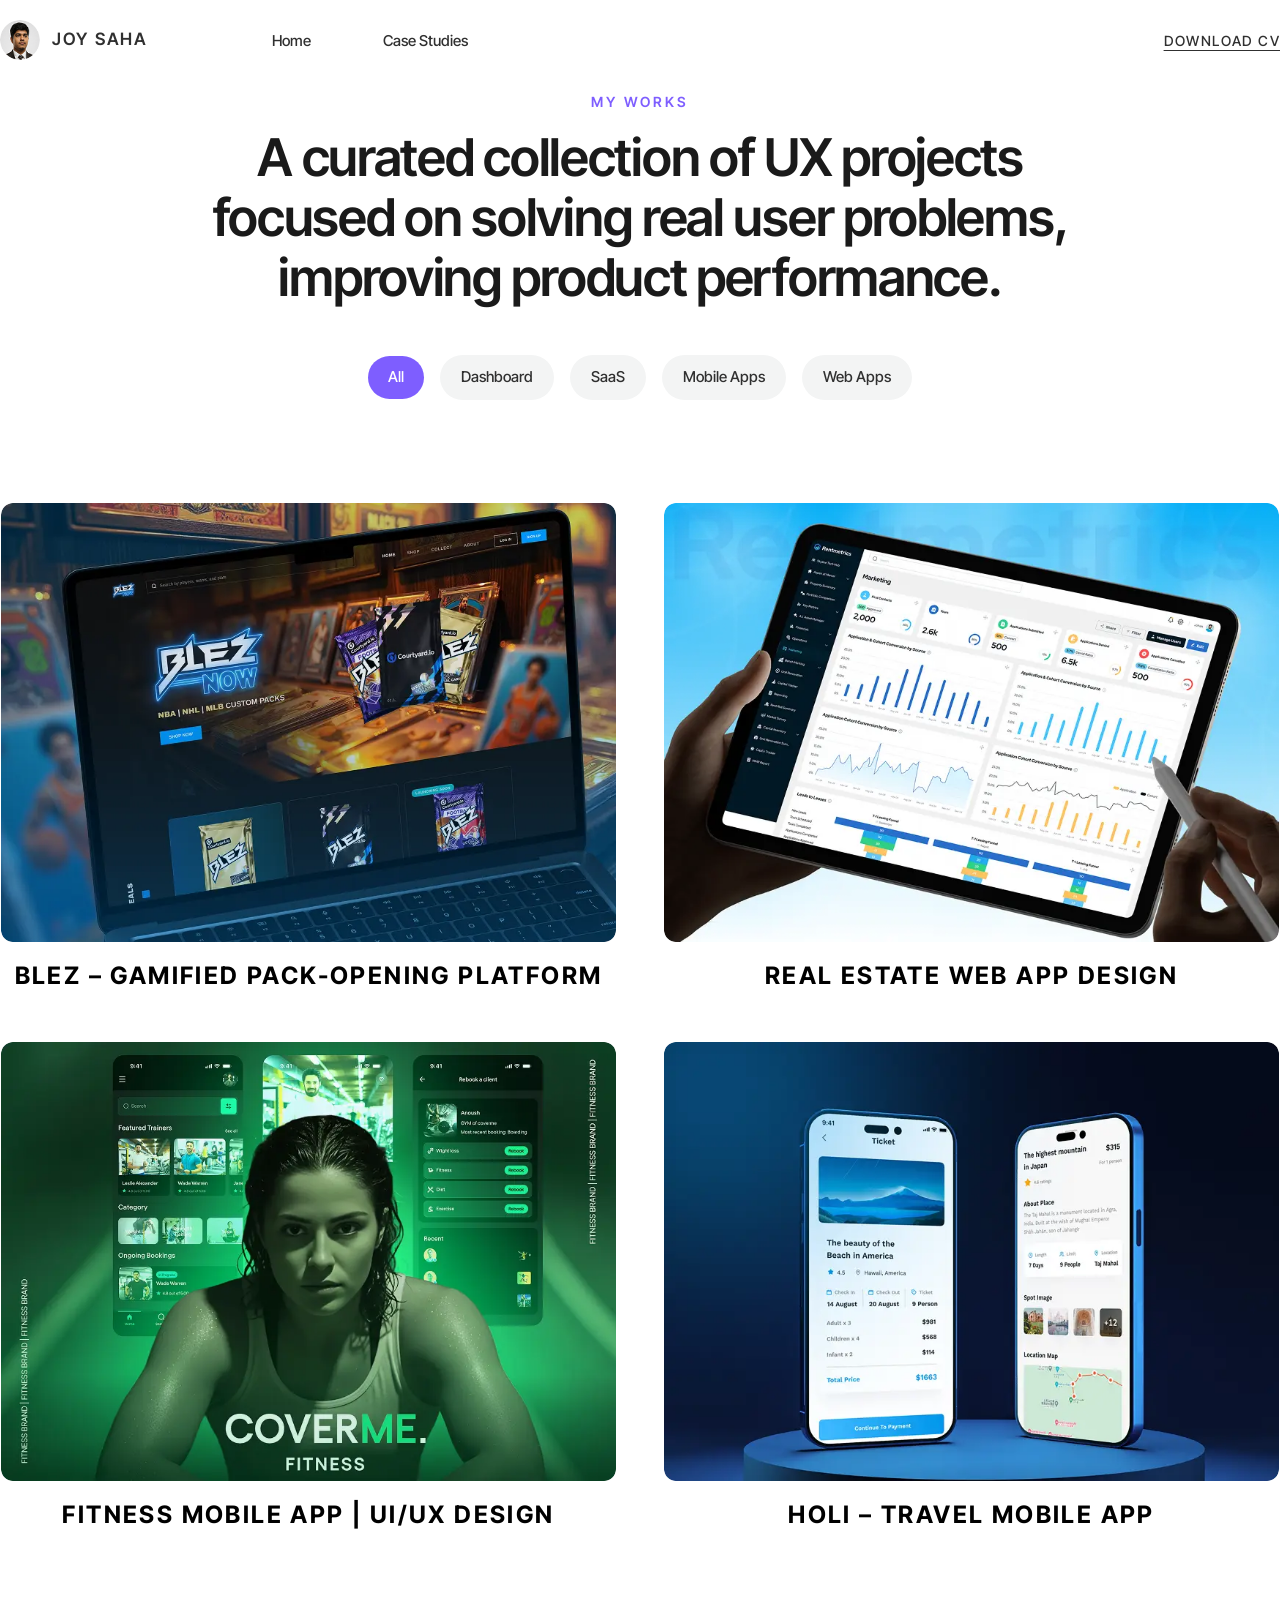
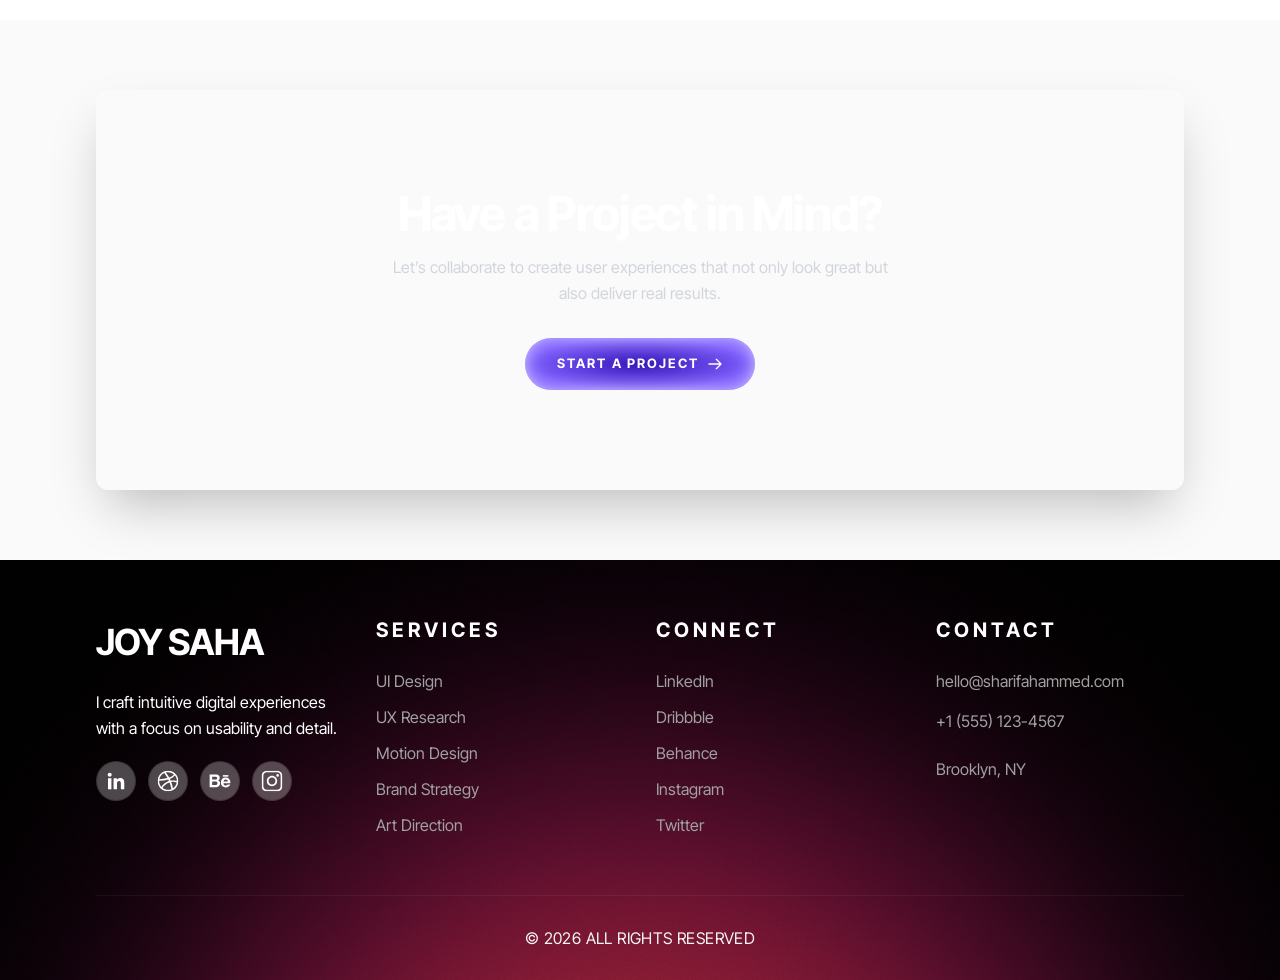
<file: case-study.html>
<!doctype html>
<html lang="en">

<head>
    <meta charset="UTF-8" />
    <meta name="viewport" content="width=device-width, initial-scale=1.0" />
    <title>Joy Saha – Portfolio</title>
    <link rel="stylesheet" href="assets/css/style.css" />
    <link rel="stylesheet" href="assets/css/splide.min.css" />
</head>

<body class="bg-[#FAFAFA]" id="other-page">

    <nav id="navbar" class="fixed top-0 left-0 right-0 z-[100] bg-white py-5 transition-all duration-300 ease-in-out">

        <div class="container mx-auto px-4 md:px-0 flex items-center justify-between">

            <div class="flex items-center gap-16">
                <a href="index.html" class="flex items-center gap-3 shrink-0">
                    <img src="assets/images/Logo-Image.png" alt="Joy Saha"
                        class="w-10 h-10 rounded-full object-cover" />
                    <span class="text-[17px] font-semibold text-[#303030] uppercase tracking-widest">Joy Saha</span>
                </a>
                <ul class="hidden md:flex items-center gap-8 list-none ml-10">
                    <li>
                        <a href="index.html"
                            class="text-[15px] font-medium text-[#303030] hover:bg-[#7E5EFF] hover:text-white px-5 py-2 rounded-full transition-colors">Home</a>
                    </li>
                    <li>
                        <a href="case-study.html"
                            class="text-[15px] font-medium text-[#303030] hover:bg-[#7E5EFF] hover:text-white px-5 py-2 rounded-full transition-colors">Case
                            Studies</a>
                    </li>
                </ul>
            </div>

            <a href="#"
                class="hidden md:block text-[14px] font-medium text-[#303030] hover:text-[#7E5EFF] uppercase tracking-widest underline underline-offset-4">
                Download CV
            </a>

            <button id="hamburger"
                class="md:hidden flex flex-col justify-center items-center gap-[5px] w-8 h-8 focus:outline-none"
                aria-label="Toggle menu">
                <span id="ham1" class="block w-6 h-[1.5px] bg-[#303030] transition-all duration-300"></span>
                <span id="ham2" class="block w-6 h-[1.5px] bg-[#303030] transition-all duration-300"></span>
                <span id="ham3" class="block w-4 h-[1.5px] bg-[#303030] transition-all duration-300"></span>
            </button>

        </div>
    </nav>

    <div id="mobile-menu"
        class="hidden md:hidden fixed top-[80px] left-0 right-0 z-[90] bg-gradient-to-r from-[#010101] to-[#830A65] backdrop-blur-xl border-t border-white/10 py-7">
        <div class="container mx-auto px-10 flex flex-col gap-5">
            <a href="index.html"
                class="text-xl font-medium text-[#c8c9d4] hover:text-white tracking-wide transition-colors">Home</a>
            <a href="case-study.html"
                class="text-xl font-medium text-[#c8c9d4] hover:text-white tracking-wide transition-colors">Case
                Studies</a>
            <a href="#"
                class="text-xl font-medium text-[#c8c9d4] hover:text-white tracking-wide transition-colors">Download
                CV</a>
        </div>
    </div>

    <!-- Mobile Menu -->
    <div id="mobile-menu"
        class="hidden md:hidden fixed top-[70px] left-0 right-0 z-40 bg-gradient-to-r from-[#010101] to-[#830A65] backdrop-blur-xl border-t border-white/10 flex-col gap-5 px-10 py-7 z-50">
        <a href="index.html"
            class="text-xl font-medium text-[#c8c9d4] hover:text-white tracking-wide transition-colors duration-200">Home</a>
        <a href="case-study.html"
            class="text-xl font-medium text-[#c8c9d4] hover:text-white tracking-wide transition-colors duration-200">Case
            Studies</a>
        <a href="#"
            class="text-xl font-medium text-[#c8c9d4] hover:text-white tracking-wide transition-colors duration-200">Download
            CV</a>
    </div>



    <section class="bg-white md:py-0 lg:py-0 lg:mb-0 px-4 md:px-0">
        <div class="container mx-auto pt-20 md:pt-18 text-center">

            <div class="text-center pt-0 md:pt-5">
                <p class="text-[#7E5EFF] font-semibold text-xs md:text-sm uppercase tracking-[0.2em] mb-4">
                    My Works
                </p>

                <h2
                    class="text-[32px] md:text-[52px] font-semibold text-[#1a1a1a] leading-[1.15] max-w-4xl mx-auto mb-12 tracking-tight">
                    A curated collection of UX projects focused on solving real user problems, improving product
                    performance.
                </h2>

                <div class="flex justify-center w-full">
                    <div class="flex items-center gap-4 overflow-x-auto pb-4 scrollbar-hide whitespace-nowrap">
                        <a href="#" data-filter="all"
                            class="filter-btn active px-3 md:px-5 py-1.5 md:py-2.5 text-[12px] md:text-[15px] font-medium rounded-full text-white bg-[#7E5EFF]">All</a>

                        <a href="#" data-filter="dashboard"
                            class="filter-btn px-3 md:px-5 py-1.5 md:py-2.5 text-[12px] md:text-[15px] font-medium rounded-full text-[#303030] bg-[#F3F4F4] hover:bg-[#7E5EFF] hover:text-white border border-transparent">Dashboard</a>

                        <a href="#" data-filter="saas"
                            class="filter-btn px-3 md:px-5 py-1.5 md:py-2.5 text-[12px] md:text-[15px] font-medium rounded-full text-[#303030] bg-[#F3F4F4] hover:bg-[#7E5EFF] hover:text-white transition-all border border-transparent">SaaS</a>

                        <a href="#" data-filter="mobile"
                            class="filter-btn px-3 md:px-5 py-1.5 md:py-2.5 text-[12px] md:text-[15px] font-medium rounded-full text-[#303030] bg-[#F3F4F4] hover:bg-[#7E5EFF] hover:text-white transition-all border border-transparent">Mobile
                            Apps</a>

                        <a href="#" data-filter="web"
                            class="filter-btn px-3 md:px-5 py-1.5 md:py-2.5 text-[12px] md:text-[15px] font-medium rounded-full text-[#303030] bg-[#F3F4F4] hover:bg-[#7E5EFF] hover:text-white transition-all border border-transparent">Web
                            Apps</a>
                    </div>
                </div>
            </div>


            <div class="w-full py-[50px] md:py-[86px] border border-white/5">

                <div class="grid grid-cols-1 md:grid-cols-2 gap-12">
                    <a href="case-study-details.html" data-category="dashboard"
                        class="project-item group cursor-pointer max-w-[840px] overflow-hidden">
                        <div class="rounded-xl overflow-hidden mb-4">
                            <img src="assets/images/service-image-1.webp" alt="Blez"
                                class="w-full h-full object-cover transition-transform duration-500 group-hover:scale-[1.02]">
                        </div>
                        <h3 class="text-[16px] md:text-[24px] font-bold uppercase tracking-widest">BLEZ – GAMIFIED
                            PACK-OPENING
                            PLATFORM
                        </h3>
                    </a>

                    <a href="case-study-details.html" data-category="web"
                        class="project-item group cursor-pointer max-w-[840px] overflow-hidden">
                        <div class="rounded-xl overflow-hidden mb-4">
                            <img src="assets/images/service-image-2.webp" alt="Blez"
                                class="w-full h-full object-cover transition-transform duration-500 group-hover:scale-[1.02]">
                        </div>
                        <h3 class="text-[16px] md:text-[24px] font-bold uppercase tracking-widest">REAL ESTATE WEB APP
                            DESIGN</h3>
                    </a>

                    <a href="case-study-details.html" data-category="mobile"
                        class="project-item group cursor-pointer max-w-[840px] overflow-hidden">
                        <div class="rounded-xl overflow-hidden mb-4">
                            <img src="assets/images/service-image-3.webp" alt="Blez"
                                class="w-full h-full object-cover transition-transform duration-500 group-hover:scale-[1.02]">
                        </div>
                        <h3 class="text-[16px] md:text-[24px] font-bold uppercase tracking-widest">FITNESS MOBILE APP |
                            UI/UX DESIGN</h3>
                    </a>

                    <a href="case-study-details.html" data-category="saas"
                        class="project-item group cursor-pointer w-full md:max-w-[840px] overflow-hidden">
                        <div class="rounded-xl overflow-hidden mb-4">
                            <img src="assets/images/service-image-4.webp" alt="Blez"
                                class="w-full h-full object-cover transition-transform duration-500 group-hover:scale-[1.02]">
                        </div>
                        <h3 class="text-[16px] md:text-[24px] font-bold uppercase tracking-widest">HOLI – TRAVEL MOBILE
                            APP</h3>
                    </a>
                </div>
            </div>


        </div>
    </section>






    <section class="flex items-center justify-center py-[50px] lg:py-[70px] px-[10px] md:px-[96px]">
        <div class="container mx-auto">
            <div
                class="cta-main relative w-full overflow-hidden rounded-xl shadow-2xl flex flex-col items-center justify-center text-center px-6 py-[50px] md:py-[100px]">

                <div class="relative z-10">
                    <h2 class="text-white text-4xl md:text-5xl font-bold tracking-tight mb-4">
                        Have a Project in Mind?
                    </h2>

                    <p class="text-gray-300 text-sm md:text-base max-w-lg mx-auto mb-8 leading-relaxed">
                        Let’s collaborate to create user experiences that not only look great but also deliver real
                        results.
                    </p>

                    <button
                        class="group relative inline-flex items-center gap-2 px-6 md:px-8 py-3 md:py-4 rounded-full overflow-hidden text-white text-[11px] md:text-[13px] font-bold uppercase tracking-[0.15em] cursor-pointer transition-all duration-300 bg-[radial-gradient(50%_50%_at_50%_50%,#3818B7_0%,#7E5EFF_100%)] shadow-[inset_0_0_10px_rgba(255,255,255,0.25),inset_0_0_20px_rgba(255,255,255,0.5)] hover:shadow-[0_15px_30px_rgba(119,90,235,0.5)] hover:-translate-y-1 hover:scale-105">
                        Start a Project
                        <svg xmlns="assets/images/vector.svg"
                            class="h-4 w-4 transition-transform group-hover:translate-x-1" fill="none"
                            viewBox="0 0 24 24" stroke="currentColor">
                            <path stroke-linecap="round" stroke-linejoin="round" stroke-width="2"
                                d="M14 5l7 7m0 0l-7 7m7-7H3" />
                        </svg>
                    </button>
                </div>
            </div>
        </div>
    </section>


    <footer class="main-footer">
        <div class="container mx-auto">
            <div class="footer-grid">
                <div class="footer-brand">
                    <h2 class="footer-logo">JOY SAHA</h2>
                    <p class="footer-description">
                        I craft intuitive digital experiences with a focus on usability and detail.
                    </p>
                    <div class="social-links">
                        <a href="#" class="social-icon">
                            <img src="assets/images/footer-icon1.svg" alt="Social Media">
                        </a>
                        <a href="#" class="social-icon">
                            <img src="assets/images/footer-icon.svg" alt="Social Media">
                        </a>
                        <a href="#" class="social-icon">
                            <img src="assets/images/footer-icon3.svg" alt="Social Media">
                        </a>
                        <a href="#" class="social-icon">
                            <img src="assets/images/footer-icon4.svg" alt="Social Media">
                        </a>
                    </div>
                </div>

                <div class="footer-column">
                    <h3 class="column-title">Services</h3>
                    <ul class="column-list">
                        <li><a href="#">UI Design</a></li>
                        <li><a href="#">UX Research</a></li>
                        <li><a href="#">Motion Design</a></li>
                        <li><a href="#">Brand Strategy</a></li>
                        <li><a href="#">Art Direction</a></li>
                    </ul>
                </div>

                <div class="footer-column">
                    <h3 class="column-title">Connect</h3>
                    <ul class="column-list">
                        <li><a href="#">LinkedIn</a></li>
                        <li><a href="#">Dribbble</a></li>
                        <li><a href="#">Behance</a></li>
                        <li><a href="#">Instagram</a></li>
                        <li><a href="#">Twitter</a></li>
                    </ul>
                </div>

                <div class="footer-column footer-contact">
                    <h3 class="column-title">Contact</h3>
                    <ul class="column-list contact-list">
                        <li><a href="mailto:hello@sharifahammed.com">hello@sharifahammed.com</a></li>
                        <li><a href="tel:+15551234567">+1 (555) 123-4567</a></li>
                        <li class="location">Brooklyn, NY</li>
                    </ul>
                </div>
            </div>

            <div class="footer-bottom">
                <p class="copyright-text">© 2026 All Rights Reserved</p>
            </div>
        </div>
    </footer>


    <script src="assets/js/script.js"></script>
    <script src="assets/js/splide.min.js"></script>
    <script src="assets/js/splide-extension-auto-scroll.min.js"></script>

</body>

</html>
</file>
